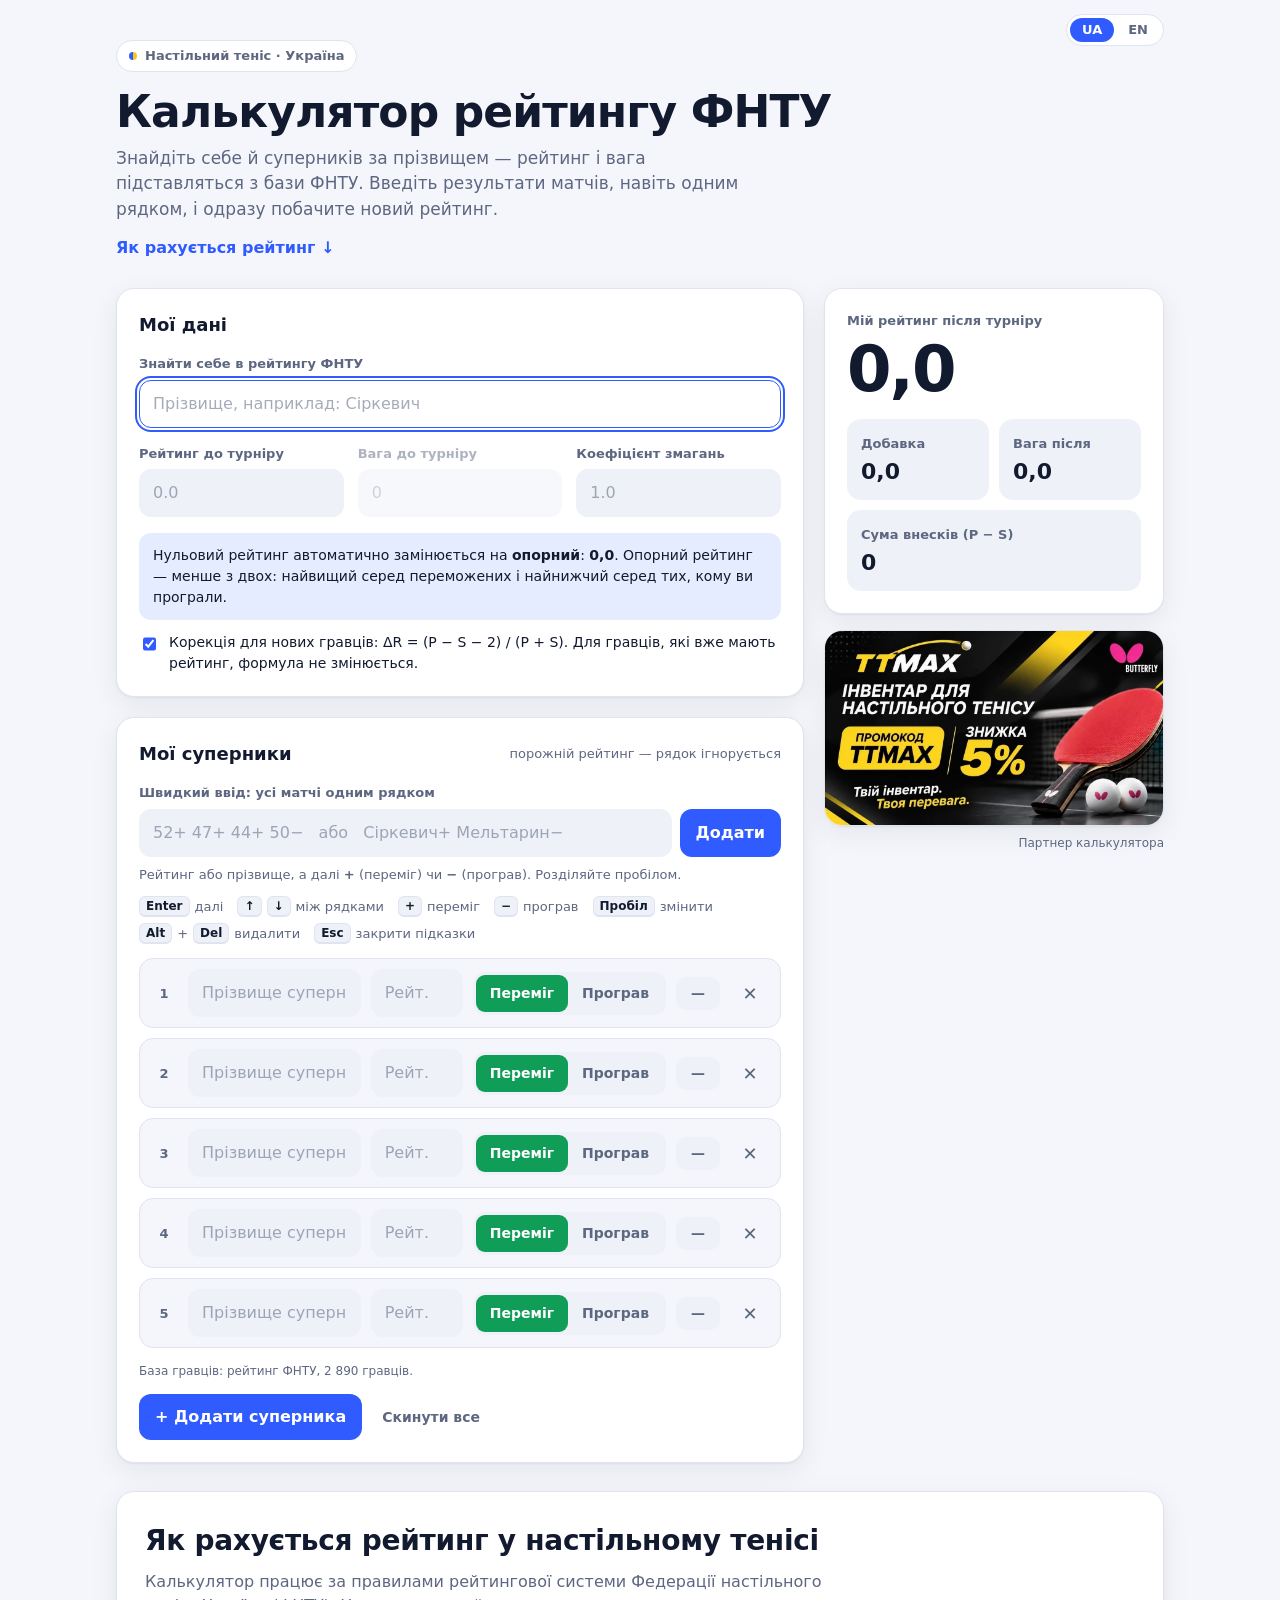
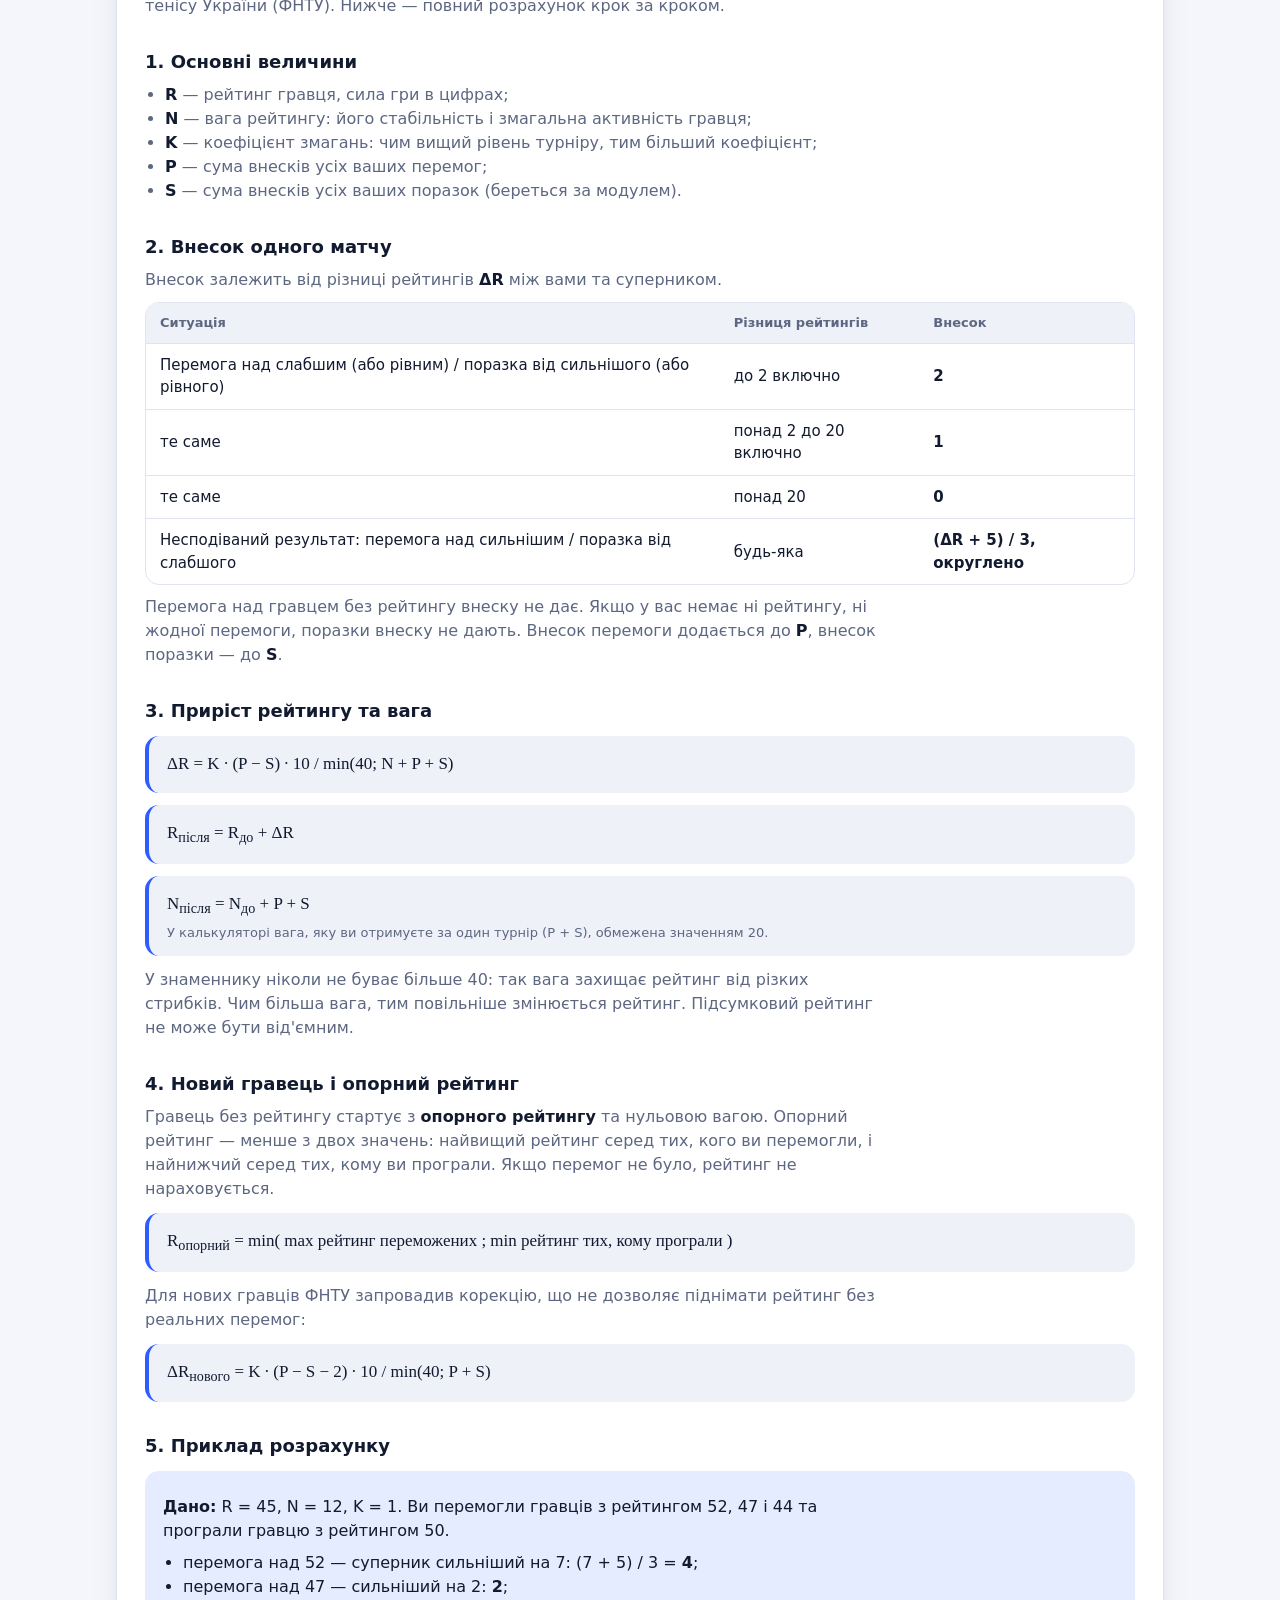
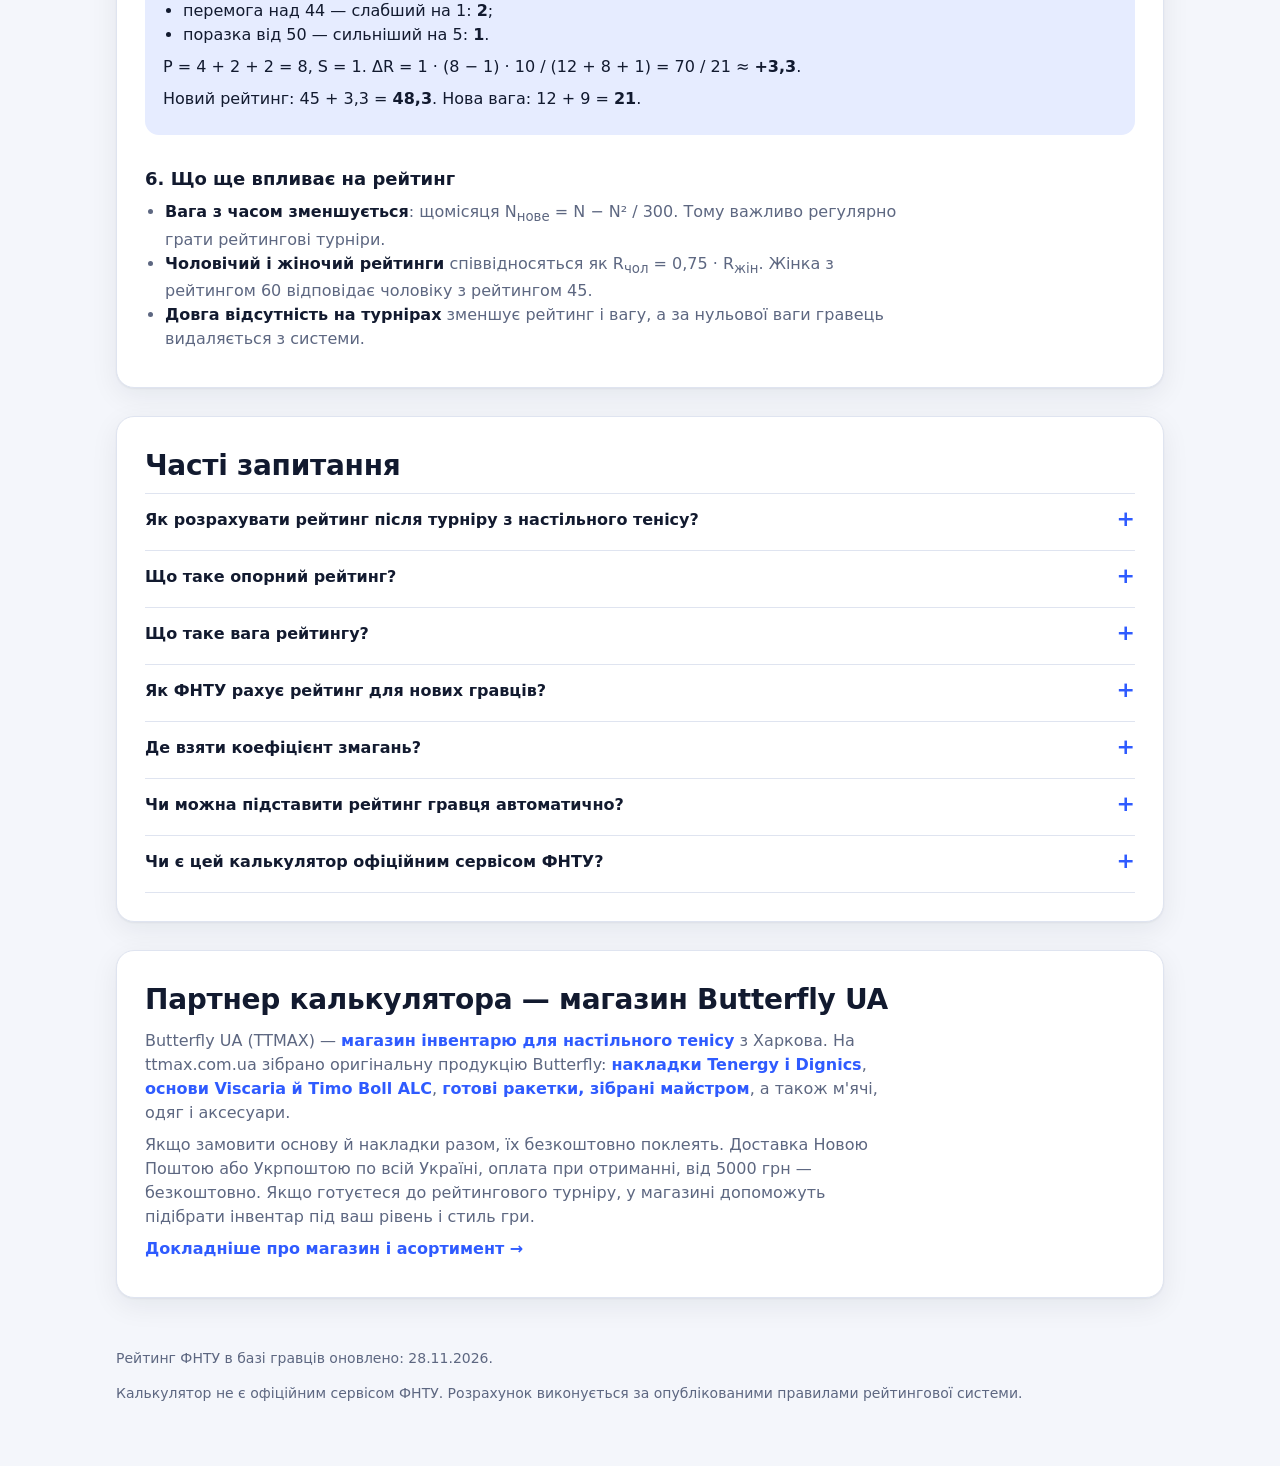
<file: index.html>
<!DOCTYPE html>
<html lang="uk">
<head>
<meta charset="UTF-8">
<meta name="google-site-verification" content="ozqGhlNpc_JGOkOnswgreYj31OVd8CGRQPEUNbMfI3g" />
<meta name="google-site-verification" content="J5Z8JGMyFNsga0oEyllxp-7xb4AVu66MVP6ahvw0Htg" />
<meta name="viewport" content="width=device-width, initial-scale=1, viewport-fit=cover">
<title>Калькулятор рейтингу з настільного тенісу ФНТУ онлайн</title>
<meta name="description" content="Безкоштовний онлайн-калькулятор рейтингу ФНТУ: введіть рейтинг, вагу та результати матчів — отримайте новий рейтинг після турніру. Формули та приклади розрахунку.">
<meta name="keywords" content="калькулятор рейтингу, рейтинг ФНТУ, настільний теніс, рейтинг настільний теніс Україна, розрахунок рейтингу, опорний рейтинг, вага рейтингу">
<meta name="robots" content="index, follow, max-image-preview:large, max-snippet:-1">
<meta name="author" content="Калькулятор рейтингу ФНТУ">
<meta name="theme-color" content="#2f5bff" media="(prefers-color-scheme: light)">
<meta name="theme-color" content="#0c111f" media="(prefers-color-scheme: dark)">
<meta name="color-scheme" content="light dark">
<link rel="canonical" href="https://fntu-rating.com.ua/">
<link rel="alternate" hreflang="uk" href="https://fntu-rating.com.ua/">
<link rel="alternate" hreflang="en" href="https://fntu-rating.com.ua/en/">
<link rel="alternate" hreflang="x-default" href="https://fntu-rating.com.ua/">

<meta property="og:type" content="website">
<meta property="og:site_name" content="Калькулятор рейтингу ФНТУ">
<meta property="og:locale" content="uk_UA">
<meta property="og:locale:alternate" content="en_US">
<meta property="og:title" content="Калькулятор рейтингу з настільного тенісу ФНТУ">
<meta property="og:description" content="Введіть рейтинг, вагу та результати матчів — одразу побачите новий рейтинг після турніру. Формули та приклади.">
<meta property="og:url" content="https://fntu-rating.com.ua/">
<meta property="og:image" content="https://fntu-rating.com.ua/og-image.png">
<meta property="og:image:width" content="1200">
<meta property="og:image:height" content="630">
<meta property="og:image:alt" content="Калькулятор рейтингу ФНТУ з настільного тенісу">
<meta name="twitter:card" content="summary_large_image">
<meta name="twitter:title" content="Калькулятор рейтингу з настільного тенісу ФНТУ">
<meta name="twitter:description" content="Розрахунок рейтингу після турніру за правилами ФНТУ — онлайн, безкоштовно.">
<meta name="twitter:image" content="https://fntu-rating.com.ua/og-image.png">

<link rel="icon" href="favicon.svg" type="image/svg+xml">
<link rel="apple-touch-icon" href="apple-touch-icon.png">
<link rel="manifest" href="manifest.webmanifest">
<link rel="alternate" type="text/plain" href="/llms.txt" title="LLMs.txt">
<link rel="preload" href="style.css" as="style">
<link rel="stylesheet" href="style.css">

<script type="application/ld+json">
{
  "@context": "https://schema.org",
  "@graph": [
    {
      "@type": "WebApplication",
      "@id": "https://fntu-rating.com.ua/#app",
      "name": "Калькулятор рейтингу ФНТУ",
      "alternateName": ["Калькулятор рейтингу з настільного тенісу", "FNTU rating calculator"],
      "url": "https://fntu-rating.com.ua/",
      "description": "Онлайн-калькулятор рейтингу з настільного тенісу за правилами Федерації настільного тенісу України.",
      "applicationCategory": "SportsApplication",
      "applicationSubCategory": "Калькулятор рейтингу",
      "operatingSystem": "Any",
      "browserRequirements": "Requires JavaScript",
      "inLanguage": "uk",
      "isAccessibleForFree": true,
      "image": "https://fntu-rating.com.ua/og-image.png",
      "about": { "@type": "Thing", "name": "Рейтинг ФНТУ з настільного тенісу" },
      "audience": { "@type": "Audience", "audienceType": "Гравці в настільний теніс, тренери, організатори турнірів в Україні" },
      "featureList": [
        "Розрахунок нового рейтингу після турніру за правилами ФНТУ",
        "Розрахунок нової ваги рейтингу та суми внесків (P − S)",
        "Пошук гравця за прізвищем у базі рейтингу ФНТУ з автопідстановкою рейтингу й ваги",
        "Швидке введення результатів матчів одним рядком",
        "Покрокове пояснення формул і приклад розрахунку"
      ],
      "offers": { "@type": "Offer", "price": "0", "priceCurrency": "UAH" }
    },
    {
      "@type": "WebSite",
      "@id": "https://fntu-rating.com.ua/#website",
      "url": "https://fntu-rating.com.ua/",
      "name": "Калькулятор рейтингу ФНТУ",
      "inLanguage": "uk"
    },
    {
      "@type": "WebPage",
      "@id": "https://fntu-rating.com.ua/#webpage",
      "url": "https://fntu-rating.com.ua/",
      "name": "Калькулятор рейтингу з настільного тенісу ФНТУ онлайн",
      "inLanguage": "uk",
      "isPartOf": { "@id": "https://fntu-rating.com.ua/#website" },
      "mainEntity": { "@id": "https://fntu-rating.com.ua/#app" },
      "mentions": { "@id": "https://ttmax.com.ua/#business" }
    },
    {
      "@type": "Store",
      "@id": "https://ttmax.com.ua/#business",
      "name": "Butterfly UA",
      "alternateName": "TTMAX",
      "url": "https://ttmax.com.ua",
      "parentOrganization": { "@id": "https://ttmax.com.ua/#org" }
    },
    {
      "@type": "Organization",
      "@id": "https://ttmax.com.ua/#org",
      "name": "Butterfly UA",
      "alternateName": "TTMAX",
      "url": "https://ttmax.com.ua"
    },
    {
      "@type": "HowTo",
      "@id": "https://fntu-rating.com.ua/#howto",
      "name": "Як розрахувати рейтинг ФНТУ після турніру",
      "inLanguage": "uk",
      "tool": { "@id": "https://fntu-rating.com.ua/#app" },
      "step": [
        { "@type": "HowToStep", "position": 1, "name": "Вкажіть свої дані", "text": "Знайдіть себе в рейтингу за прізвищем або введіть рейтинг, вагу до турніру та коефіцієнт змагань вручну." },
        { "@type": "HowToStep", "position": 2, "name": "Додайте суперників і результати", "text": "Введіть рейтинг або прізвище кожного суперника та позначте перемогу чи поразку; можна ввести всі матчі одним рядком." },
        { "@type": "HowToStep", "position": 3, "name": "Перегляньте результат", "text": "Калькулятор покаже новий рейтинг після турніру, добавку, нову вагу та суму внесків (P − S)." }
      ]
    },
    {
      "@type": "DefinedTermSet",
      "@id": "https://fntu-rating.com.ua/#terms",
      "name": "Терміни рейтингу ФНТУ",
      "inLanguage": "uk",
      "hasDefinedTerm": [
        { "@type": "DefinedTerm", "name": "R (рейтинг)", "description": "Рейтинг гравця — сила гри в цифрах." },
        { "@type": "DefinedTerm", "name": "N (вага рейтингу)", "description": "Стабільність рейтингу та змагальна активність гравця." },
        { "@type": "DefinedTerm", "name": "K (коефіцієнт змагань)", "description": "Чим вищий рівень турніру, тим більший коефіцієнт." },
        { "@type": "DefinedTerm", "name": "P", "description": "Сума внесків усіх перемог гравця на турнірі." },
        { "@type": "DefinedTerm", "name": "S", "description": "Сума внесків усіх поразок гравця на турнірі (береться за модулем)." },
        { "@type": "DefinedTerm", "name": "Опорний рейтинг", "description": "Стартовий рейтинг нового гравця: менше з двох значень — найвищий рейтинг серед переможених і найнижчий серед тих, кому гравець програв." }
      ]
    },
    {
      "@type": "FAQPage",
      "mainEntity": [
        {
          "@type": "Question",
          "name": "Як розрахувати рейтинг після турніру з настільного тенісу?",
          "acceptedAnswer": { "@type": "Answer", "text": "Для кожного матчу визначається внесок за різницею рейтингів. Потім додавання до рейтингу дорівнює K·(P−S)·10 / min(40; N+P+S), де P — сума внесків перемог, S — сума внесків поразок, N — початкова вага, K — коефіцієнт змагань." }
        },
        {
          "@type": "Question",
          "name": "Що таке опорний рейтинг у настільному тенісі?",
          "acceptedAnswer": { "@type": "Answer", "text": "Це стартовий рейтинг нового гравця. Він дорівнює меншому з двох значень: найвищого рейтингу серед гравців, яких переміг новачок, і найнижчого серед тих, кому він програв." }
        },
        {
          "@type": "Question",
          "name": "Що таке вага рейтингу?",
          "acceptedAnswer": { "@type": "Answer", "text": "Вага показує стабільність рейтингу та змагальну активність гравця. Після кожного турніру вага зростає на суму модулів внесків матчів, а з часом щомісяця зменшується. Чим більша вага, тим менше рейтинг змінюється за один турнір." }
        },
        {
          "@type": "Question",
          "name": "Як ФНТУ рахує рейтинг для нових гравців?",
          "acceptedAnswer": { "@type": "Answer", "text": "Новий гравець починає з опорного рейтингу й нульової ваги. З 2025 року у формулі приросту використовується додатковий доданок: ΔR = (P−S−2)·10 / (P+S), щоб рейтинг не зростав без реальних перемог." }
        },
        {
          "@type": "Question",
          "name": "Чи можна підставити рейтинг гравця автоматично?",
          "acceptedAnswer": { "@type": "Answer", "text": "Так. Почніть вводити прізвище у полі пошуку або в рядку суперника — калькулятор запропонує гравців з рейтингу ФНТУ й підставить їхній рейтинг і вагу. База оновлюється щодня." }
        },
        {
          "@type": "Question",
          "name": "Чи є цей калькулятор офіційним сервісом ФНТУ?",
          "acceptedAnswer": { "@type": "Answer", "text": "Ні. Це незалежний калькулятор, який виконує розрахунок за опублікованими правилами рейтингової системи ФНТУ. Офіційні дані дивіться на сайті федерації." }
        }
      ]
    }
  ]
}
</script>
</head>
<body>
<div class="wrap">
  <header class="hero">
    <nav class="lang" aria-label="Мова"><span aria-current="page">UA</span><a href="/en/" hreflang="en" lang="en">EN</a></nav>
    <span class="badge"><i></i> Настільний теніс · Україна</span>
    <h1>Калькулятор рейтингу ФНТУ</h1>
    <p class="lead">Знайдіть себе й суперників за прізвищем — рейтинг і вага підставляться з бази ФНТУ. Введіть результати матчів, навіть одним рядком, і одразу побачите новий рейтинг.</p>
    <a class="hero-link" href="#formula">Як рахується рейтинг ↓</a>
  </header>

  <main>
    <div class="layout">
      <div>
        <section class="card" aria-labelledby="h-me">
          <h2 id="h-me">Мої дані</h2>
          <div class="search-me">
            <label class="field"><span>Знайти себе в рейтингу ФНТУ</span>
              <input id="myName" type="text" data-player="me" role="combobox" aria-autocomplete="list" aria-expanded="false" aria-controls="ddList"
                     placeholder="Прізвище, наприклад: Сіркевич" autocomplete="off" autocapitalize="words" spellcheck="false" enterkeyhint="next">
            </label>
            <p class="meta" id="myMeta" hidden></p>
          </div>
          <div class="fields">
            <label class="field"><span>Рейтинг до турніру</span>
              <input id="initialRating" data-num type="text" inputmode="decimal" enterkeyhint="next" placeholder="0.0" autocomplete="off">
            </label>
            <label class="field" id="weightField"><span>Вага до турніру</span>
              <input id="initialWeight" data-num type="text" inputmode="decimal" enterkeyhint="next" placeholder="0" autocomplete="off">
            </label>
            <label class="field"><span>Коефіцієнт змагань</span>
              <input id="contestFactor" data-num type="text" inputmode="decimal" enterkeyhint="done" placeholder="1.0" autocomplete="off">
            </label>
          </div>
          <div class="note" id="newPlayerNote" hidden>
            Нульовий рейтинг автоматично замінюється на <b>опорний</b>: <b id="baseRating">0.0</b>.
            Опорний рейтинг — менше з двох: найвищий серед переможених і найнижчий серед тих, кому ви програли.
          </div>
          <label class="check" id="correctionRow" hidden>
            <input type="checkbox" id="correction" checked>
            <span>Корекція для нових гравців: ΔR = (P − S − 2) / (P + S).
              Для гравців, які вже мають рейтинг, формула не змінюється.</span>
          </label>
        </section>

        <section class="card" aria-labelledby="h-opp">
          <h2 id="h-opp">Мої суперники <span class="hint">порожній рейтинг — рядок ігнорується</span></h2>
          <div class="bulk">
            <label class="field"><span>Швидкий ввід: усі матчі одним рядком</span>
              <div class="bulk-row">
                <input id="bulk" type="text" placeholder="52+ 47+ 44+ 50−   або   Сіркевич+ Мельтарин−" autocomplete="off" autocapitalize="off" spellcheck="false" enterkeyhint="done" aria-describedby="bulkHelp">
                <button class="btn primary" id="bulkApply" type="button">Додати</button>
              </div>
            </label>
            <div class="chips" id="bulkPreview" aria-live="polite"></div>
            <p class="hint" id="bulkHelp">Рейтинг або прізвище, а далі <b>+</b> (переміг) чи <b>−</b> (програв). Розділяйте пробілом.</p>
          </div>
          <p class="keys" aria-hidden="true">
            <span><kbd>Enter</kbd> далі</span>
            <span><kbd>↑</kbd><kbd>↓</kbd> між рядками</span>
            <span><kbd>+</kbd> переміг</span>
            <span><kbd>−</kbd> програв</span>
            <span><kbd>Пробіл</kbd> змінити</span>
            <span><kbd>Alt</kbd>+<kbd>Del</kbd> видалити</span>
            <span><kbd>Esc</kbd> закрити підказки</span>
          </p>
          <div class="matches" id="matches"></div>
          <p class="src" id="dataSrc"></p>
          <div class="actions">
            <button class="btn primary" id="addMatch" type="button">+ Додати суперника</button>
            <button class="btn ghost" id="reset" type="button">Скинути все</button>
          </div>
        </section>
      </div>

      <div class="side">
        <aside class="card result" id="result" aria-live="polite" aria-label="Результат">
          <div class="label">Мій рейтинг після турніру</div>
          <div class="big" id="closingRating">0.0</div>
          <div class="stats">
            <div class="stat"><span class="label">Добавка</span><b id="closingDelta" data-sign="zero">0.0</b></div>
            <div class="stat"><span class="label">Вага після</span><b id="closingWeight">0.0</b></div>
            <div class="stat" style="grid-column: 1 / -1"><span class="label">Сума внесків (P − S)</span><b id="contribution">0</b></div>
          </div>
          <div class="warn" id="noRating" hidden>Рейтинг не нараховується: потрібна хоча б одна перемога над гравцем із рейтингом і підсумковий рейтинг вище 0.</div>
        </aside>

        <a class="ttmax-banner ttmax-banner--desktop"
           href="https://ttmax.com.ua/ua?utm_source=fntu-rating&amp;utm_medium=banner&amp;utm_campaign=fntu_partner&amp;utm_content=desktop_sidebar"
           rel="sponsored noopener" target="_blank">
          <img src="ttmax-banner.webp" width="1098" height="630"
               alt="Butterfly UA — магазин інвентарю Butterfly для настільного тенісу, ttmax.com.ua"
               decoding="async">
        </a>
        <a class="ttmax-banner ttmax-banner--mobile"
           href="https://ttmax.com.ua/ua?utm_source=fntu-rating&amp;utm_medium=banner&amp;utm_campaign=fntu_partner&amp;utm_content=mobile_after_result"
           rel="sponsored noopener" target="_blank">
          <img src="ttmax-banner.webp" width="1098" height="630"
               alt="Butterfly UA — магазин інвентарю Butterfly для настільного тенісу, ttmax.com.ua"
               loading="lazy" decoding="async">
        </a>
        <p class="ttmax-banner-note">Партнер калькулятора</p>
      </div>
    </div>

    <noscript><p class="note">Для роботи калькулятора потрібен JavaScript. Формули розрахунку наведено нижче на сторінці.</p></noscript>

    <section class="doc" id="formula" aria-labelledby="h-formula">
      <div class="card">
        <h2 id="h-formula">Як рахується рейтинг у настільному тенісі</h2>
        <p>Калькулятор працює за правилами рейтингової системи Федерації настільного тенісу України (ФНТУ). Нижче — повний розрахунок крок за кроком.</p>

        <h3>1. Основні величини</h3>
        <ul>
          <li><b>R</b> — рейтинг гравця, сила гри в цифрах;</li>
          <li><b>N</b> — вага рейтингу: його стабільність і змагальна активність гравця;</li>
          <li><b>K</b> — коефіцієнт змагань: чим вищий рівень турніру, тим більший коефіцієнт;</li>
          <li><b>P</b> — сума внесків усіх ваших перемог;</li>
          <li><b>S</b> — сума внесків усіх ваших поразок (береться за модулем).</li>
        </ul>

        <h3>2. Внесок одного матчу</h3>
        <p>Внесок залежить від різниці рейтингів <b>ΔR</b> між вами та суперником.</p>
        <div class="tbl-wrap">
          <table>
            <thead><tr><th>Ситуація</th><th>Різниця рейтингів</th><th>Внесок</th></tr></thead>
            <tbody>
              <tr><td>Перемога над слабшим (або рівним) / поразка від сильнішого (або рівного)</td><td>до 2 включно</td><td>2</td></tr>
              <tr><td>те саме</td><td>понад 2 до 20 включно</td><td>1</td></tr>
              <tr><td>те саме</td><td>понад 20</td><td>0</td></tr>
              <tr><td>Несподіваний результат: перемога над сильнішим / поразка від слабшого</td><td>будь-яка</td><td>(ΔR + 5) / 3, округлено</td></tr>
            </tbody>
          </table>
        </div>
        <p>Перемога над гравцем без рейтингу внеску не дає. Якщо у вас немає ні рейтингу, ні жодної перемоги, поразки внеску не дають. Внесок перемоги додається до <b>P</b>, внесок поразки — до <b>S</b>.</p>

        <h3>3. Приріст рейтингу та вага</h3>
        <div class="formula">ΔR = K · (P − S) · 10 / min(40; N + P + S)</div>
        <div class="formula">R<sub>після</sub> = R<sub>до</sub> + ΔR</div>
        <div class="formula">N<sub>після</sub> = N<sub>до</sub> + P + S<small>У калькуляторі вага, яку ви отримуєте за один турнір (P + S), обмежена значенням 20.</small></div>
        <p>У знаменнику ніколи не буває більше 40: так вага захищає рейтинг від різких стрибків. Чим більша вага, тим повільніше змінюється рейтинг. Підсумковий рейтинг не може бути від'ємним.</p>

        <h3>4. Новий гравець і опорний рейтинг</h3>
        <p>Гравець без рейтингу стартує з <b>опорного рейтингу</b> та нульовою вагою. Опорний рейтинг — менше з двох значень: найвищий рейтинг серед тих, кого ви перемогли, і найнижчий серед тих, кому ви програли. Якщо перемог не було, рейтинг не нараховується.</p>
        <div class="formula">R<sub>опорний</sub> = min( max рейтинг переможених ; min рейтинг тих, кому програли )</div>
        <p>Для нових гравців ФНТУ запровадив корекцію, що не дозволяє піднімати рейтинг без реальних перемог:</p>
        <div class="formula">ΔR<sub>нового</sub> = K · (P − S − 2) · 10 / min(40; P + S)</div>

        <h3>5. Приклад розрахунку</h3>
        <div class="example">
          <p><b>Дано:</b> R = 45, N = 12, K = 1. Ви перемогли гравців з рейтингом 52, 47 і 44 та програли гравцю з рейтингом 50.</p>
          <ul>
            <li>перемога над 52 — суперник сильніший на 7: (7 + 5) / 3 = <b>4</b>;</li>
            <li>перемога над 47 — сильніший на 2: <b>2</b>;</li>
            <li>перемога над 44 — слабший на 1: <b>2</b>;</li>
            <li>поразка від 50 — сильніший на 5: <b>1</b>.</li>
          </ul>
          <p>P = 4 + 2 + 2 = 8, S = 1. ΔR = 1 · (8 − 1) · 10 / (12 + 8 + 1) = 70 / 21 ≈ <b>+3,3</b>.</p>
          <p>Новий рейтинг: 45 + 3,3 = <b>48,3</b>. Нова вага: 12 + 9 = <b>21</b>.</p>
        </div>

        <h3>6. Що ще впливає на рейтинг</h3>
        <ul>
          <li><b>Вага з часом зменшується</b>: щомісяця N<sub>нове</sub> = N − N² / 300. Тому важливо регулярно грати рейтингові турніри.</li>
          <li><b>Чоловічий і жіночий рейтинги</b> співвідносяться як R<sub>чол</sub> = 0,75 · R<sub>жін</sub>. Жінка з рейтингом 60 відповідає чоловіку з рейтингом 45.</li>
          <li><b>Довга відсутність на турнірах</b> зменшує рейтинг і вагу, а за нульової ваги гравець видаляється з системи.</li>
        </ul>
      </div>
    </section>

    <section class="doc faq" aria-labelledby="h-faq">
      <div class="card">
        <h2 id="h-faq">Часті запитання</h2>
        <details>
          <summary>Як розрахувати рейтинг після турніру з настільного тенісу?</summary>
          <p>Визначте внесок кожного матчу за різницею рейтингів, підсумуйте перемоги (P) та поразки (S) і підставте у формулу ΔR = K·(P−S)·10 / min(40; N+P+S). Калькулятор вище робить це автоматично.</p>
        </details>
        <details>
          <summary>Що таке опорний рейтинг?</summary>
          <p>Це стартовий рейтинг нового гравця: менше з двох значень — найвищий рейтинг серед переможених і найнижчий серед тих, кому він програв.</p>
        </details>
        <details>
          <summary>Що таке вага рейтингу?</summary>
          <p>Вага показує стабільність рейтингу та активність гравця. Після турніру вона зростає на P + S, а щомісяця зменшується. Чим більша вага, тим менше рейтинг змінюється за один турнір.</p>
        </details>
        <details>
          <summary>Як ФНТУ рахує рейтинг для нових гравців?</summary>
          <p>Новачок починає з опорного рейтингу та нульової ваги, а у формулі приросту є додатковий доданок: ΔR = (P−S−2)·10 / (P+S). Це не дає рейтингу зростати без реальних перемог.</p>
        </details>
        <details>
          <summary>Де взяти коефіцієнт змагань?</summary>
          <p>Коефіцієнт відповідає рівню турніру. Його визначає ФНТУ й зазвичай вказує в регламенті змагань. Для звичайного турніру використовуйте значення 1,0.</p>
        </details>
        <details>
          <summary>Чи можна підставити рейтинг гравця автоматично?</summary>
          <p>Так. Почніть вводити прізвище у полі «Знайти себе» або в рядку суперника — калькулятор запропонує гравців з рейтингу ФНТУ й підставить їхній рейтинг і вагу. База оновлюється щодня.</p>
        </details>
        <details>
          <summary>Чи є цей калькулятор офіційним сервісом ФНТУ?</summary>
          <p>Ні. Це незалежний калькулятор, який виконує розрахунок за опублікованими правилами. Офіційний рейтинг дивіться на сайті федерації.</p>
        </details>
      </div>
    </section>

    <section class="doc partner" aria-labelledby="h-partner">
      <div class="card">
        <h2 id="h-partner">Партнер калькулятора — магазин Butterfly UA</h2>
        <p>Butterfly UA (TTMAX) — <a href="https://ttmax.com.ua/ua">магазин інвентарю для настільного тенісу</a> з Харкова. На ttmax.com.ua зібрано оригінальну продукцію Butterfly: <a href="https://ttmax.com.ua/ua/nakladki">накладки Tenergy і Dignics</a>, <a href="https://ttmax.com.ua/ua/osnovaniya">основи Viscaria й Timo Boll ALC</a>, <a href="https://ttmax.com.ua/ua/rakety">готові ракетки, зібрані майстром</a>, а також м'ячі, одяг і аксесуари.</p>
        <p>Якщо замовити основу й накладки разом, їх безкоштовно поклеять. Доставка Новою Поштою або Укрпоштою по всій Україні, оплата при отриманні, від 5000 грн — безкоштовно. Якщо готуєтеся до рейтингового турніру, у магазині допоможуть підібрати інвентар під ваш рівень і стиль гри.</p>
        <p><a href="/inventar-butterfly/">Докладніше про магазин і асортимент →</a></p>
      </div>
    </section>
  </main>

  <footer>
    <p>Рейтинг ФНТУ в базі гравців оновлено: <time id="footerDate">—</time>.</p>
    <p>Калькулятор не є офіційним сервісом ФНТУ. Розрахунок виконується за опублікованими правилами рейтингової системи.</p>
  </footer>
</div>

<div class="bar is-hidden" id="bar" role="status">
  <div class="b-main"><small>Рейтинг після турніру</small><b id="barRating">0,0</b></div>
  <span class="b-delta" id="barDelta" data-sign="zero">0,0</span>
  <button class="btn primary" type="button" id="barMore">Деталі</button>
</div>

<div class="dd" id="dd" hidden><div class="dd-list" id="ddList" role="listbox"></div></div>

<template id="matchTpl">
  <div class="match">
    <span class="num">1</span>
    <input class="name" type="text" name="opponentName" data-player="row" role="combobox" aria-autocomplete="list" aria-expanded="false" aria-controls="ddList" placeholder="Прізвище суперника" autocomplete="off" autocapitalize="words" spellcheck="false" enterkeyhint="next" aria-label="Прізвище суперника">
    <input class="rate" type="text" name="opponentRating" inputmode="decimal" enterkeyhint="next" placeholder="Рейт." autocomplete="off" aria-label="Рейтинг суперника" title="Рейтинг суперника">
    <div class="seg" role="radiogroup" aria-label="Результат матчу">
      <label><input type="radio" value="win" checked><span>Переміг</span></label>
      <label><input type="radio" value="lose"><span>Програв</span></label>
    </div>
    <span class="contrib" data-sign="zero" title="Внесок матчу">0</span>
    <button class="icon delete" type="button" tabindex="-1" aria-label="Видалити суперника">✕</button>
  </div>
</template>

<script src="players.js" defer></script>
<script src="calculator.js" defer></script>
<script src="app.js" defer></script>
</body>
</html>
</file>
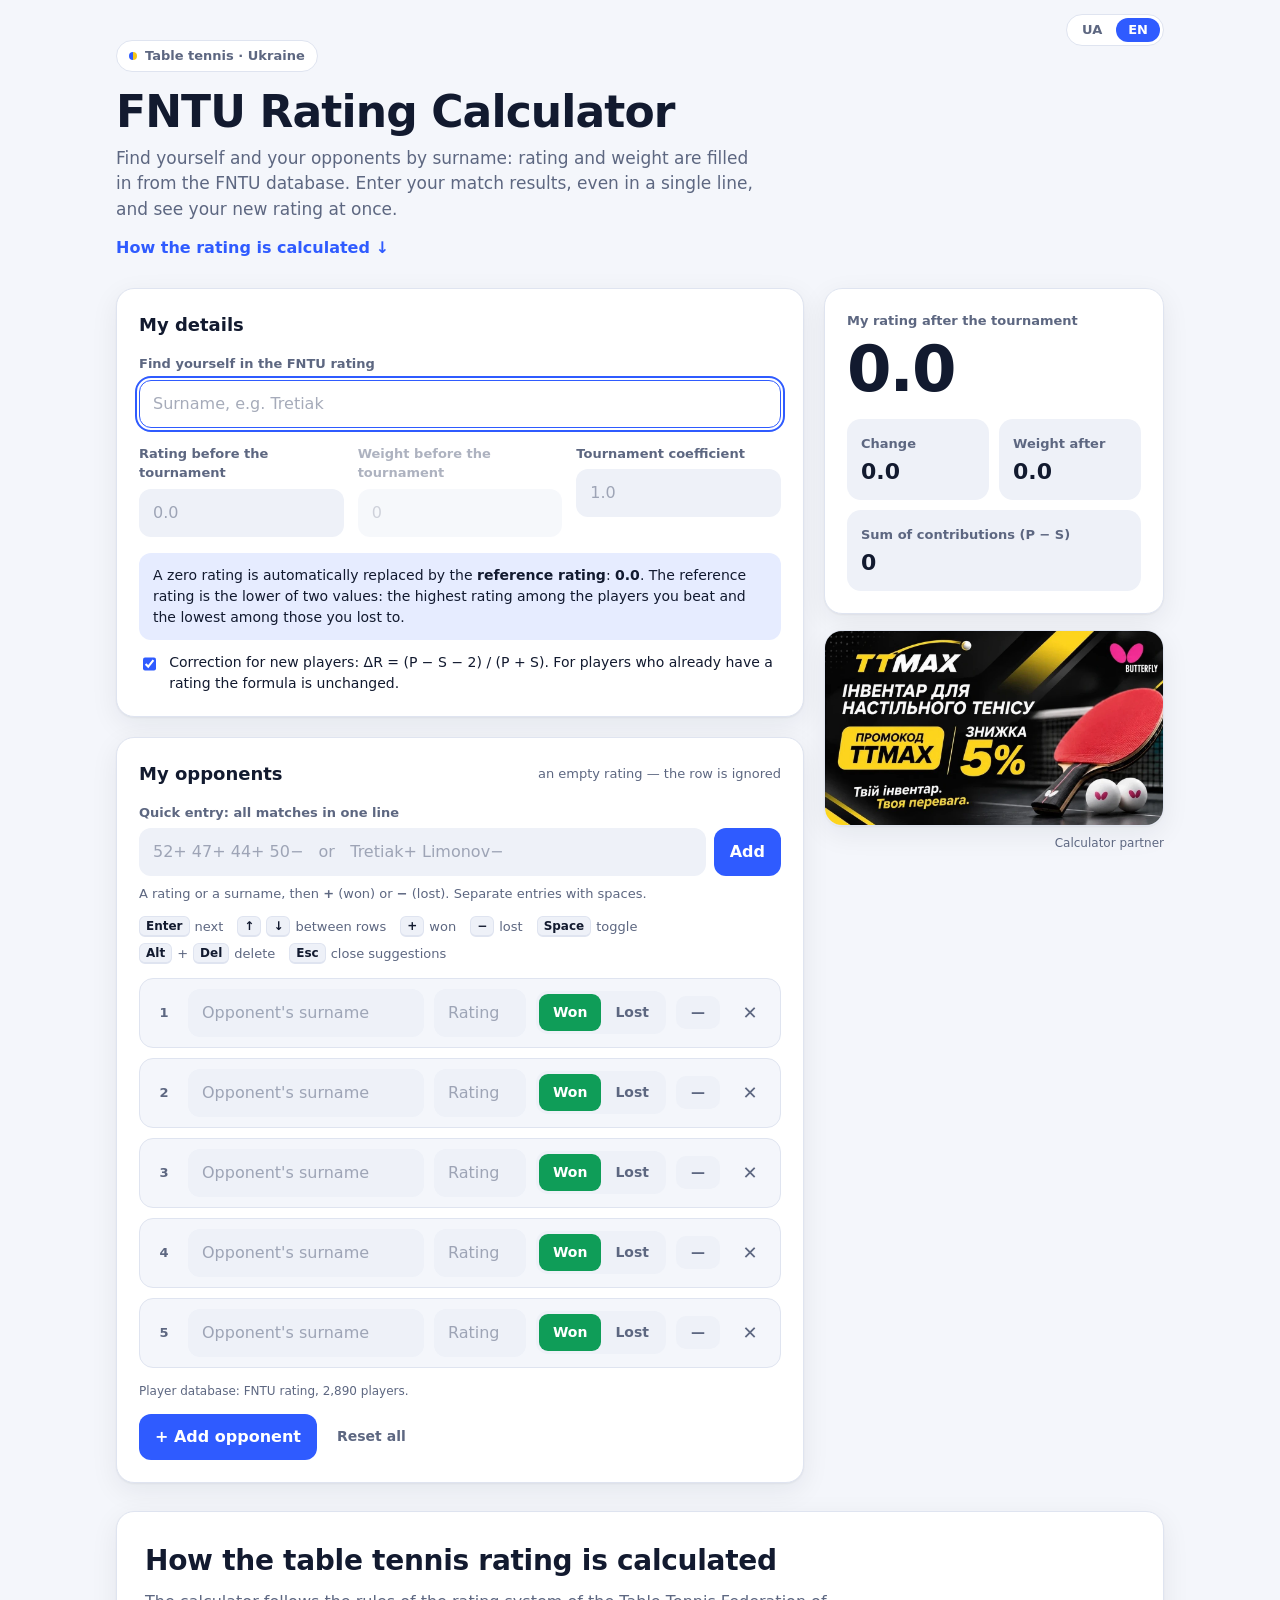
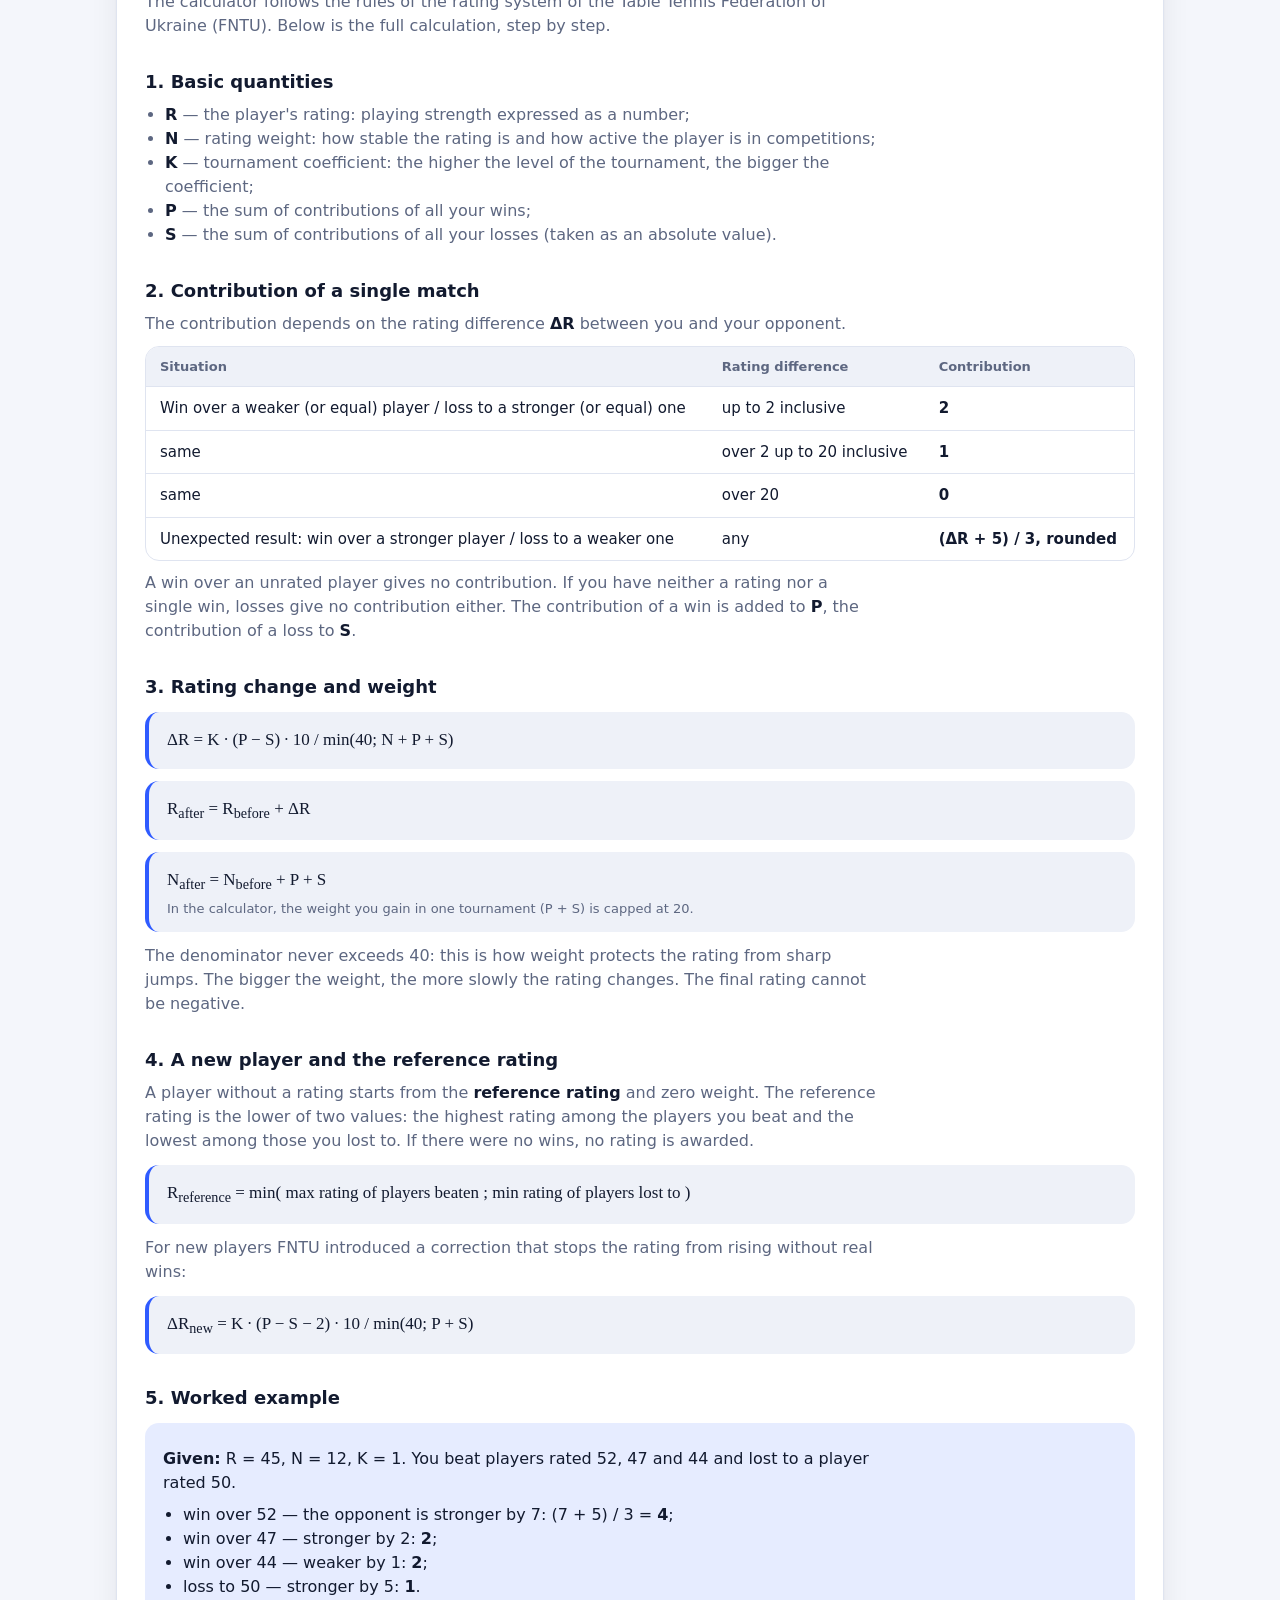
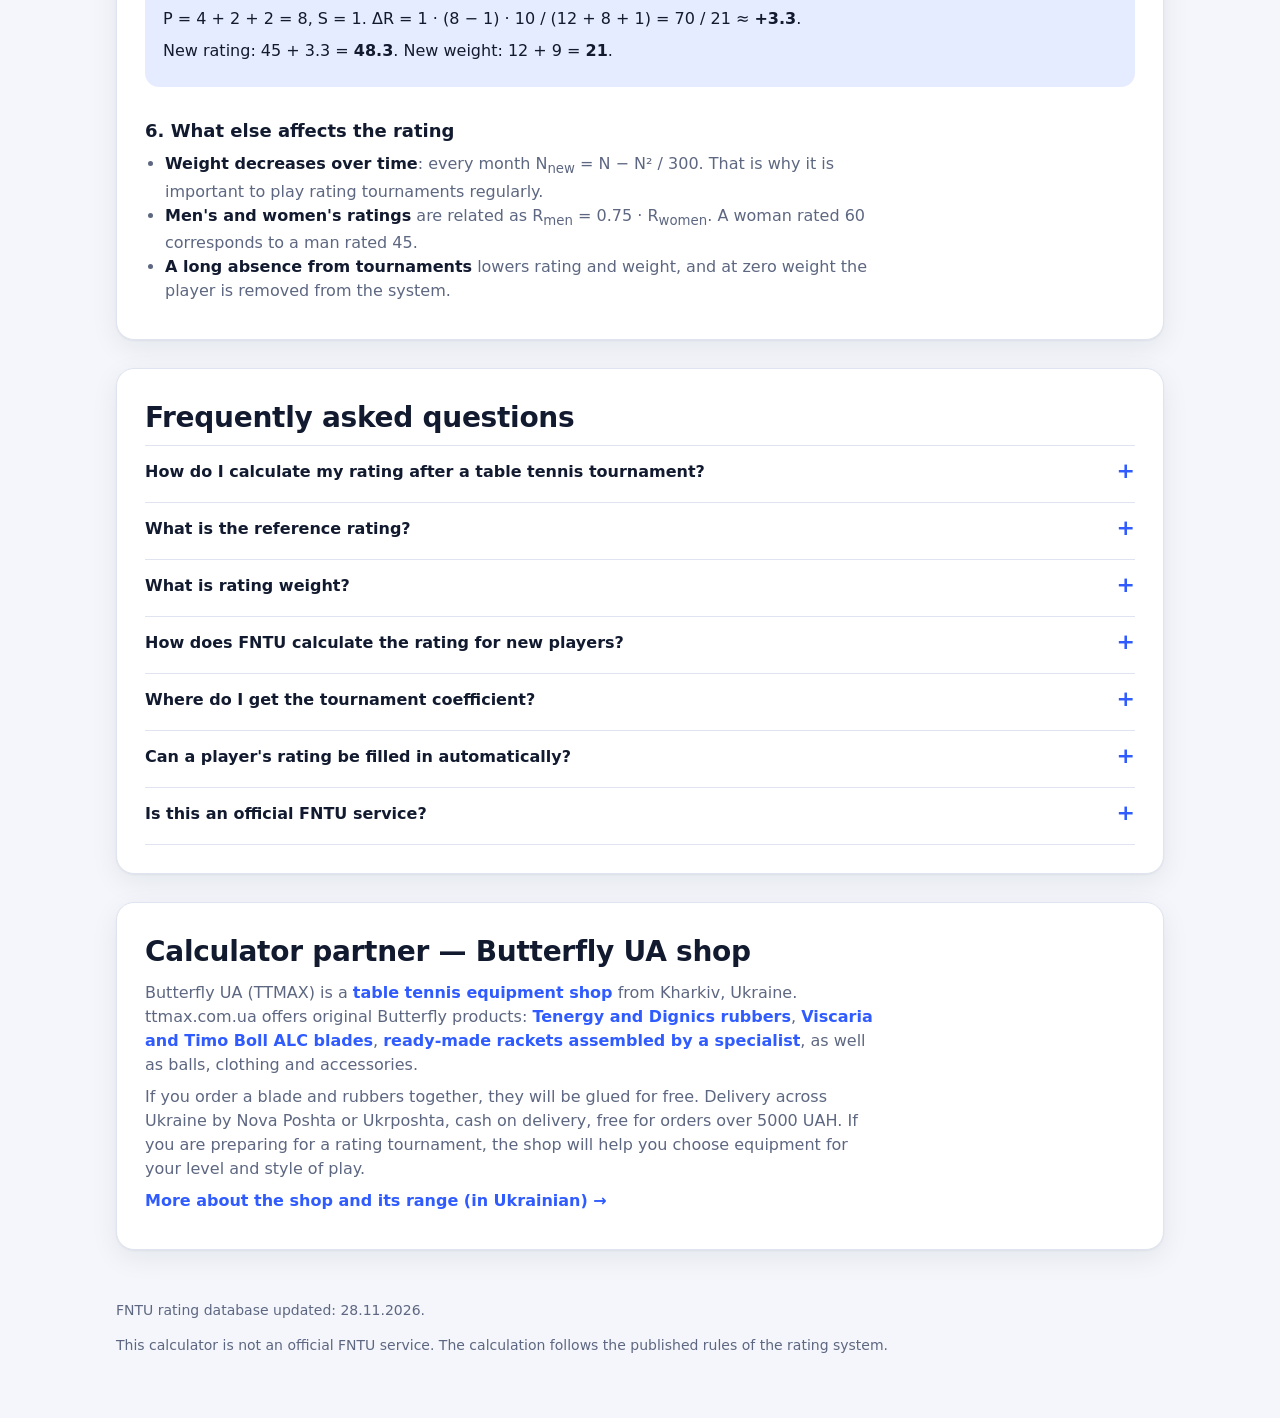
<file: en/index.html>
<!DOCTYPE html>
<html lang="en">
<head>
<meta charset="UTF-8">
<meta name="google-site-verification" content="ozqGhlNpc_JGOkOnswgreYj31OVd8CGRQPEUNbMfI3g" />
<meta name="google-site-verification" content="J5Z8JGMyFNsga0oEyllxp-7xb4AVu66MVP6ahvw0Htg" />
<meta name="viewport" content="width=device-width, initial-scale=1, viewport-fit=cover">
<title>FNTU Table Tennis Rating Calculator (Ukraine) — online</title>
<meta name="description" content="Free online calculator of the Ukrainian (FNTU) table tennis rating: enter your rating, weight and match results to get your new rating after a tournament. Formulas and a worked example included.">
<meta name="robots" content="index, follow, max-image-preview:large, max-snippet:-1">
<meta name="theme-color" content="#2f5bff" media="(prefers-color-scheme: light)">
<meta name="theme-color" content="#0c111f" media="(prefers-color-scheme: dark)">
<meta name="color-scheme" content="light dark">
<link rel="canonical" href="https://fntu-rating.com.ua/en/">
<link rel="alternate" hreflang="uk" href="https://fntu-rating.com.ua/">
<link rel="alternate" hreflang="en" href="https://fntu-rating.com.ua/en/">
<link rel="alternate" hreflang="x-default" href="https://fntu-rating.com.ua/">

<meta property="og:type" content="website">
<meta property="og:site_name" content="FNTU Rating Calculator">
<meta property="og:locale" content="en_US">
<meta property="og:locale:alternate" content="uk_UA">
<meta property="og:title" content="FNTU Table Tennis Rating Calculator (Ukraine)">
<meta property="og:description" content="Enter your rating, weight and match results and see your new rating after the tournament. Formulas and a worked example included.">
<meta property="og:url" content="https://fntu-rating.com.ua/en/">
<meta property="og:image" content="https://fntu-rating.com.ua/og-image.png">
<meta property="og:image:width" content="1200">
<meta property="og:image:height" content="630">
<meta property="og:image:alt" content="FNTU table tennis rating calculator">
<meta name="twitter:card" content="summary_large_image">
<meta name="twitter:title" content="FNTU Table Tennis Rating Calculator (Ukraine)">
<meta name="twitter:description" content="Calculate your rating after a tournament under the rules of the Table Tennis Federation of Ukraine — online and free.">
<meta name="twitter:image" content="https://fntu-rating.com.ua/og-image.png">

<link rel="icon" href="/favicon.svg" type="image/svg+xml">
<link rel="apple-touch-icon" href="/apple-touch-icon.png">
<link rel="manifest" href="/manifest.webmanifest">
<link rel="alternate" type="text/plain" href="/llms.txt" title="LLMs.txt">
<link rel="preload" href="/style.css" as="style">
<link rel="stylesheet" href="/style.css">

<script type="application/ld+json">
{
  "@context": "https://schema.org",
  "@graph": [
    {
      "@type": "WebApplication",
      "@id": "https://fntu-rating.com.ua/en/#app",
      "name": "FNTU Rating Calculator",
      "alternateName": ["Ukrainian table tennis rating calculator", "Калькулятор рейтингу ФНТУ"],
      "url": "https://fntu-rating.com.ua/en/",
      "description": "Online calculator of the table tennis rating under the rules of the Table Tennis Federation of Ukraine (FNTU).",
      "applicationCategory": "SportsApplication",
      "applicationSubCategory": "Rating calculator",
      "operatingSystem": "Any",
      "browserRequirements": "Requires JavaScript",
      "inLanguage": "en",
      "isAccessibleForFree": true,
      "image": "https://fntu-rating.com.ua/og-image.png",
      "about": { "@type": "Thing", "name": "FNTU table tennis rating" },
      "audience": { "@type": "Audience", "audienceType": "Table tennis players, coaches and tournament organisers in Ukraine" },
      "featureList": [
        "Calculates your new rating after a tournament under FNTU rules",
        "Calculates the new rating weight and the sum of contributions (P − S)",
        "Looks players up by surname in the FNTU rating database and fills in rating and weight",
        "Quick entry of all match results in one line",
        "Step-by-step formula explanation with a worked example"
      ],
      "offers": { "@type": "Offer", "price": "0", "priceCurrency": "UAH" }
    },
    {
      "@type": "WebSite",
      "@id": "https://fntu-rating.com.ua/#website",
      "url": "https://fntu-rating.com.ua/",
      "name": "FNTU Rating Calculator",
      "inLanguage": ["uk", "en"]
    },
    {
      "@type": "WebPage",
      "@id": "https://fntu-rating.com.ua/en/#webpage",
      "url": "https://fntu-rating.com.ua/en/",
      "name": "FNTU Table Tennis Rating Calculator (Ukraine) — online",
      "inLanguage": "en",
      "isPartOf": { "@id": "https://fntu-rating.com.ua/#website" },
      "mainEntity": { "@id": "https://fntu-rating.com.ua/en/#app" },
      "mentions": { "@id": "https://ttmax.com.ua/#business" }
    },
    {
      "@type": "Store",
      "@id": "https://ttmax.com.ua/#business",
      "name": "Butterfly UA",
      "alternateName": "TTMAX",
      "url": "https://ttmax.com.ua",
      "parentOrganization": { "@id": "https://ttmax.com.ua/#org" }
    },
    {
      "@type": "Organization",
      "@id": "https://ttmax.com.ua/#org",
      "name": "Butterfly UA",
      "alternateName": "TTMAX",
      "url": "https://ttmax.com.ua"
    },
    {
      "@type": "HowTo",
      "@id": "https://fntu-rating.com.ua/en/#howto",
      "name": "How to calculate your FNTU rating after a tournament",
      "inLanguage": "en",
      "tool": { "@id": "https://fntu-rating.com.ua/en/#app" },
      "step": [
        { "@type": "HowToStep", "position": 1, "name": "Enter your details", "text": "Find yourself in the rating by surname, or enter your rating, weight before the tournament and the tournament coefficient manually." },
        { "@type": "HowToStep", "position": 2, "name": "Add opponents and results", "text": "Enter each opponent's rating or surname and mark a win or a loss; you can also enter all matches in one line." },
        { "@type": "HowToStep", "position": 3, "name": "Check the result", "text": "The calculator shows your new rating after the tournament, the change, the new weight and the sum of contributions (P − S)." }
      ]
    },
    {
      "@type": "DefinedTermSet",
      "@id": "https://fntu-rating.com.ua/en/#terms",
      "name": "FNTU rating terms",
      "inLanguage": "en",
      "hasDefinedTerm": [
        { "@type": "DefinedTerm", "name": "R (rating)", "description": "A player's rating: playing strength expressed as a number." },
        { "@type": "DefinedTerm", "name": "N (rating weight)", "description": "How stable the rating is, and how active the player is in competitions." },
        { "@type": "DefinedTerm", "name": "K (tournament coefficient)", "description": "The higher the level of the tournament, the bigger the coefficient." },
        { "@type": "DefinedTerm", "name": "P", "description": "The sum of contributions of all of a player's wins in a tournament." },
        { "@type": "DefinedTerm", "name": "S", "description": "The sum of contributions of all of a player's losses in a tournament (taken as an absolute value)." },
        { "@type": "DefinedTerm", "name": "Reference rating", "description": "The starting rating of a new player: the lower of the highest rating among players they beat and the lowest rating among players they lost to." }
      ]
    },
    {
      "@type": "FAQPage",
      "mainEntity": [
        { "@type": "Question", "name": "How do I calculate my rating after a table tennis tournament?", "acceptedAnswer": { "@type": "Answer", "text": "Work out the contribution of each match from the rating difference, add up the wins (P) and losses (S), and plug them into ΔR = K·(P−S)·10 / min(40; N+P+S). The calculator above does this automatically." } },
        { "@type": "Question", "name": "What is the reference rating?", "acceptedAnswer": { "@type": "Answer", "text": "It is the starting rating of a new player: the lower of two values, the highest rating among the players they beat and the lowest rating among the players they lost to." } },
        { "@type": "Question", "name": "What is rating weight?", "acceptedAnswer": { "@type": "Answer", "text": "Weight shows how stable a rating is and how active the player is. After a tournament it grows by P + S and every month it decreases. The bigger the weight, the less the rating changes in a single tournament." } },
        { "@type": "Question", "name": "How does FNTU calculate the rating for new players?", "acceptedAnswer": { "@type": "Answer", "text": "A newcomer starts from the reference rating and zero weight, and the rating-change formula has an extra term: ΔR = (P−S−2)·10 / (P+S). This stops the rating from rising without real wins." } },
        { "@type": "Question", "name": "Where do I get the tournament coefficient?", "acceptedAnswer": { "@type": "Answer", "text": "The coefficient depends on the level of the tournament. It is set by FNTU and is usually given in the competition regulations. For an ordinary tournament use 1.0." } },
        { "@type": "Question", "name": "Can a player's rating be filled in automatically?", "acceptedAnswer": { "@type": "Answer", "text": "Yes. Start typing a surname in the “Find yourself” field or in an opponent's row and the calculator will suggest players from the FNTU rating and fill in their rating and weight. You can type in Latin letters (for example “Tretiak”). The database is updated daily." } },
        { "@type": "Question", "name": "Is this an official FNTU service?", "acceptedAnswer": { "@type": "Answer", "text": "No. This is an independent calculator that follows the published rules. See the federation's website for the official rating." } }
      ]
    }
  ]
}
</script>
</head>
<body>
<div class="wrap">
  <header class="hero">
    <nav class="lang" aria-label="Language"><a href="/" hreflang="uk" lang="uk">UA</a><span aria-current="page">EN</span></nav>
    <span class="badge"><i></i> Table tennis · Ukraine</span>
    <h1>FNTU Rating Calculator</h1>
    <p class="lead">Find yourself and your opponents by surname: rating and weight are filled in from the FNTU database. Enter your match results, even in a single line, and see your new rating at once.</p>
    <a class="hero-link" href="#formula">How the rating is calculated ↓</a>
  </header>

  <main>
    <div class="layout">
      <div>
        <section class="card" aria-labelledby="h-me">
          <h2 id="h-me">My details</h2>
          <div class="search-me">
            <label class="field"><span>Find yourself in the FNTU rating</span>
              <input id="myName" type="text" data-player="me" role="combobox" aria-autocomplete="list" aria-expanded="false" aria-controls="ddList"
                     placeholder="Surname, e.g. Tretiak" autocomplete="off" autocapitalize="words" spellcheck="false" enterkeyhint="next">
            </label>
            <p class="meta" id="myMeta" hidden></p>
          </div>
          <div class="fields">
            <label class="field"><span>Rating before the tournament</span>
              <input id="initialRating" data-num type="text" inputmode="decimal" enterkeyhint="next" placeholder="0.0" autocomplete="off">
            </label>
            <label class="field" id="weightField"><span>Weight before the tournament</span>
              <input id="initialWeight" data-num type="text" inputmode="decimal" enterkeyhint="next" placeholder="0" autocomplete="off">
            </label>
            <label class="field"><span>Tournament coefficient</span>
              <input id="contestFactor" data-num type="text" inputmode="decimal" enterkeyhint="done" placeholder="1.0" autocomplete="off">
            </label>
          </div>
          <div class="note" id="newPlayerNote" hidden>
            A zero rating is automatically replaced by the <b>reference rating</b>: <b id="baseRating">0.0</b>.
            The reference rating is the lower of two values: the highest rating among the players you beat and the lowest among those you lost to.
          </div>
          <label class="check" id="correctionRow" hidden>
            <input type="checkbox" id="correction" checked>
            <span>Correction for new players: ΔR = (P − S − 2) / (P + S).
              For players who already have a rating the formula is unchanged.</span>
          </label>
        </section>

        <section class="card" aria-labelledby="h-opp">
          <h2 id="h-opp">My opponents <span class="hint">an empty rating — the row is ignored</span></h2>
          <div class="bulk">
            <label class="field"><span>Quick entry: all matches in one line</span>
              <div class="bulk-row">
                <input id="bulk" type="text" placeholder="52+ 47+ 44+ 50−   or   Tretiak+ Limonov−" autocomplete="off" autocapitalize="off" spellcheck="false" enterkeyhint="done" aria-describedby="bulkHelp">
                <button class="btn primary" id="bulkApply" type="button">Add</button>
              </div>
            </label>
            <div class="chips" id="bulkPreview" aria-live="polite"></div>
            <p class="hint" id="bulkHelp">A rating or a surname, then <b>+</b> (won) or <b>−</b> (lost). Separate entries with spaces.</p>
          </div>
          <p class="keys" aria-hidden="true">
            <span><kbd>Enter</kbd> next</span>
            <span><kbd>↑</kbd><kbd>↓</kbd> between rows</span>
            <span><kbd>+</kbd> won</span>
            <span><kbd>−</kbd> lost</span>
            <span><kbd>Space</kbd> toggle</span>
            <span><kbd>Alt</kbd>+<kbd>Del</kbd> delete</span>
            <span><kbd>Esc</kbd> close suggestions</span>
          </p>
          <div class="matches" id="matches"></div>
          <p class="src" id="dataSrc"></p>
          <div class="actions">
            <button class="btn primary" id="addMatch" type="button">+ Add opponent</button>
            <button class="btn ghost" id="reset" type="button">Reset all</button>
          </div>
        </section>
      </div>

      <div class="side">
        <aside class="card result" id="result" aria-live="polite" aria-label="Result">
          <div class="label">My rating after the tournament</div>
          <div class="big" id="closingRating">0.0</div>
          <div class="stats">
            <div class="stat"><span class="label">Change</span><b id="closingDelta" data-sign="zero">0.0</b></div>
            <div class="stat"><span class="label">Weight after</span><b id="closingWeight">0.0</b></div>
            <div class="stat" style="grid-column: 1 / -1"><span class="label">Sum of contributions (P − S)</span><b id="contribution">0</b></div>
          </div>
          <div class="warn" id="noRating" hidden>No rating is awarded: you need at least one win over a rated player and a final rating above 0.</div>
        </aside>

        <a class="ttmax-banner ttmax-banner--desktop"
           href="https://ttmax.com.ua/ua?utm_source=fntu-rating&amp;utm_medium=banner&amp;utm_campaign=fntu_partner&amp;utm_content=desktop_sidebar_en"
           rel="sponsored noopener" target="_blank">
          <img src="/ttmax-banner.webp" width="1098" height="630"
               alt="Butterfly UA — a shop of Butterfly table tennis equipment, ttmax.com.ua"
               decoding="async">
        </a>
        <a class="ttmax-banner ttmax-banner--mobile"
           href="https://ttmax.com.ua/ua?utm_source=fntu-rating&amp;utm_medium=banner&amp;utm_campaign=fntu_partner&amp;utm_content=mobile_after_result_en"
           rel="sponsored noopener" target="_blank">
          <img src="/ttmax-banner.webp" width="1098" height="630"
               alt="Butterfly UA — a shop of Butterfly table tennis equipment, ttmax.com.ua"
               loading="lazy" decoding="async">
        </a>
        <p class="ttmax-banner-note">Calculator partner</p>
      </div>
    </div>

    <noscript><p class="note">The calculator needs JavaScript. The calculation formulas are given further down the page.</p></noscript>

    <section class="doc" id="formula" aria-labelledby="h-formula">
      <div class="card">
        <h2 id="h-formula">How the table tennis rating is calculated</h2>
        <p>The calculator follows the rules of the rating system of the Table Tennis Federation of Ukraine (FNTU). Below is the full calculation, step by step.</p>

        <h3>1. Basic quantities</h3>
        <ul>
          <li><b>R</b> — the player's rating: playing strength expressed as a number;</li>
          <li><b>N</b> — rating weight: how stable the rating is and how active the player is in competitions;</li>
          <li><b>K</b> — tournament coefficient: the higher the level of the tournament, the bigger the coefficient;</li>
          <li><b>P</b> — the sum of contributions of all your wins;</li>
          <li><b>S</b> — the sum of contributions of all your losses (taken as an absolute value).</li>
        </ul>

        <h3>2. Contribution of a single match</h3>
        <p>The contribution depends on the rating difference <b>ΔR</b> between you and your opponent.</p>
        <div class="tbl-wrap">
          <table>
            <thead><tr><th>Situation</th><th>Rating difference</th><th>Contribution</th></tr></thead>
            <tbody>
              <tr><td>Win over a weaker (or equal) player / loss to a stronger (or equal) one</td><td>up to 2 inclusive</td><td>2</td></tr>
              <tr><td>same</td><td>over 2 up to 20 inclusive</td><td>1</td></tr>
              <tr><td>same</td><td>over 20</td><td>0</td></tr>
              <tr><td>Unexpected result: win over a stronger player / loss to a weaker one</td><td>any</td><td>(ΔR + 5) / 3, rounded</td></tr>
            </tbody>
          </table>
        </div>
        <p>A win over an unrated player gives no contribution. If you have neither a rating nor a single win, losses give no contribution either. The contribution of a win is added to <b>P</b>, the contribution of a loss to <b>S</b>.</p>

        <h3>3. Rating change and weight</h3>
        <div class="formula">ΔR = K · (P − S) · 10 / min(40; N + P + S)</div>
        <div class="formula">R<sub>after</sub> = R<sub>before</sub> + ΔR</div>
        <div class="formula">N<sub>after</sub> = N<sub>before</sub> + P + S<small>In the calculator, the weight you gain in one tournament (P + S) is capped at 20.</small></div>
        <p>The denominator never exceeds 40: this is how weight protects the rating from sharp jumps. The bigger the weight, the more slowly the rating changes. The final rating cannot be negative.</p>

        <h3>4. A new player and the reference rating</h3>
        <p>A player without a rating starts from the <b>reference rating</b> and zero weight. The reference rating is the lower of two values: the highest rating among the players you beat and the lowest among those you lost to. If there were no wins, no rating is awarded.</p>
        <div class="formula">R<sub>reference</sub> = min( max rating of players beaten ; min rating of players lost to )</div>
        <p>For new players FNTU introduced a correction that stops the rating from rising without real wins:</p>
        <div class="formula">ΔR<sub>new</sub> = K · (P − S − 2) · 10 / min(40; P + S)</div>

        <h3>5. Worked example</h3>
        <div class="example">
          <p><b>Given:</b> R = 45, N = 12, K = 1. You beat players rated 52, 47 and 44 and lost to a player rated 50.</p>
          <ul>
            <li>win over 52 — the opponent is stronger by 7: (7 + 5) / 3 = <b>4</b>;</li>
            <li>win over 47 — stronger by 2: <b>2</b>;</li>
            <li>win over 44 — weaker by 1: <b>2</b>;</li>
            <li>loss to 50 — stronger by 5: <b>1</b>.</li>
          </ul>
          <p>P = 4 + 2 + 2 = 8, S = 1. ΔR = 1 · (8 − 1) · 10 / (12 + 8 + 1) = 70 / 21 ≈ <b>+3.3</b>.</p>
          <p>New rating: 45 + 3.3 = <b>48.3</b>. New weight: 12 + 9 = <b>21</b>.</p>
        </div>

        <h3>6. What else affects the rating</h3>
        <ul>
          <li><b>Weight decreases over time</b>: every month N<sub>new</sub> = N − N² / 300. That is why it is important to play rating tournaments regularly.</li>
          <li><b>Men's and women's ratings</b> are related as R<sub>men</sub> = 0.75 · R<sub>women</sub>. A woman rated 60 corresponds to a man rated 45.</li>
          <li><b>A long absence from tournaments</b> lowers rating and weight, and at zero weight the player is removed from the system.</li>
        </ul>
      </div>
    </section>

    <section class="doc faq" aria-labelledby="h-faq">
      <div class="card">
        <h2 id="h-faq">Frequently asked questions</h2>
        <details>
          <summary>How do I calculate my rating after a table tennis tournament?</summary>
          <p>Work out the contribution of each match from the rating difference, add up the wins (P) and losses (S), and plug them into ΔR = K·(P−S)·10 / min(40; N+P+S). The calculator above does this automatically.</p>
        </details>
        <details>
          <summary>What is the reference rating?</summary>
          <p>It is the starting rating of a new player: the lower of two values, the highest rating among the players they beat and the lowest among those they lost to.</p>
        </details>
        <details>
          <summary>What is rating weight?</summary>
          <p>Weight shows how stable a rating is and how active the player is. After a tournament it grows by P + S and every month it decreases. The bigger the weight, the less the rating changes in a single tournament.</p>
        </details>
        <details>
          <summary>How does FNTU calculate the rating for new players?</summary>
          <p>A newcomer starts from the reference rating and zero weight, and the rating-change formula has an extra term: ΔR = (P−S−2)·10 / (P+S). This stops the rating from rising without real wins.</p>
        </details>
        <details>
          <summary>Where do I get the tournament coefficient?</summary>
          <p>The coefficient depends on the level of the tournament. It is set by FNTU and is usually given in the competition regulations. For an ordinary tournament use 1.0.</p>
        </details>
        <details>
          <summary>Can a player's rating be filled in automatically?</summary>
          <p>Yes. Start typing a surname in the “Find yourself” field or in an opponent's row and the calculator will suggest players from the FNTU rating and fill in their rating and weight. You can type in Latin letters (for example “Tretiak”). The database is updated daily.</p>
        </details>
        <details>
          <summary>Is this an official FNTU service?</summary>
          <p>No. This is an independent calculator that follows the published rules. See the federation's website for the official rating.</p>
        </details>
      </div>
    </section>

    <section class="doc partner" aria-labelledby="h-partner">
      <div class="card">
        <h2 id="h-partner">Calculator partner — Butterfly UA shop</h2>
        <p>Butterfly UA (TTMAX) is a <a href="https://ttmax.com.ua/ua">table tennis equipment shop</a> from Kharkiv, Ukraine. ttmax.com.ua offers original Butterfly products: <a href="https://ttmax.com.ua/ua/nakladki">Tenergy and Dignics rubbers</a>, <a href="https://ttmax.com.ua/ua/osnovaniya">Viscaria and Timo Boll ALC blades</a>, <a href="https://ttmax.com.ua/ua/rakety">ready-made rackets assembled by a specialist</a>, as well as balls, clothing and accessories.</p>
        <p>If you order a blade and rubbers together, they will be glued for free. Delivery across Ukraine by Nova Poshta or Ukrposhta, cash on delivery, free for orders over 5000 UAH. If you are preparing for a rating tournament, the shop will help you choose equipment for your level and style of play.</p>
        <p><a href="/inventar-butterfly/">More about the shop and its range (in Ukrainian) →</a></p>
      </div>
    </section>
  </main>

  <footer>
    <p>FNTU rating database updated: <time id="footerDate">—</time>.</p>
    <p>This calculator is not an official FNTU service. The calculation follows the published rules of the rating system.</p>
  </footer>
</div>

<div class="bar is-hidden" id="bar" role="status">
  <div class="b-main"><small>Rating after the tournament</small><b id="barRating">0.0</b></div>
  <span class="b-delta" id="barDelta" data-sign="zero">0.0</span>
  <button class="btn primary" type="button" id="barMore">Details</button>
</div>

<div class="dd" id="dd" hidden><div class="dd-list" id="ddList" role="listbox"></div></div>

<template id="matchTpl">
  <div class="match">
    <span class="num">1</span>
    <input class="name" type="text" name="opponentName" data-player="row" role="combobox" aria-autocomplete="list" aria-expanded="false" aria-controls="ddList" placeholder="Opponent's surname" autocomplete="off" autocapitalize="words" spellcheck="false" enterkeyhint="next" aria-label="Opponent's surname">
    <input class="rate" type="text" name="opponentRating" inputmode="decimal" enterkeyhint="next" placeholder="Rating" autocomplete="off" aria-label="Opponent's rating" title="Opponent's rating">
    <div class="seg" role="radiogroup" aria-label="Match result">
      <label><input type="radio" value="win" checked><span>Won</span></label>
      <label><input type="radio" value="lose"><span>Lost</span></label>
    </div>
    <span class="contrib" data-sign="zero" title="Match contribution">0</span>
    <button class="icon delete" type="button" tabindex="-1" aria-label="Delete opponent">✕</button>
  </div>
</template>

<script src="/players.js" defer></script>
<script src="/calculator.js" defer></script>
<script src="/app.js" defer></script>
</body>
</html>
</file>
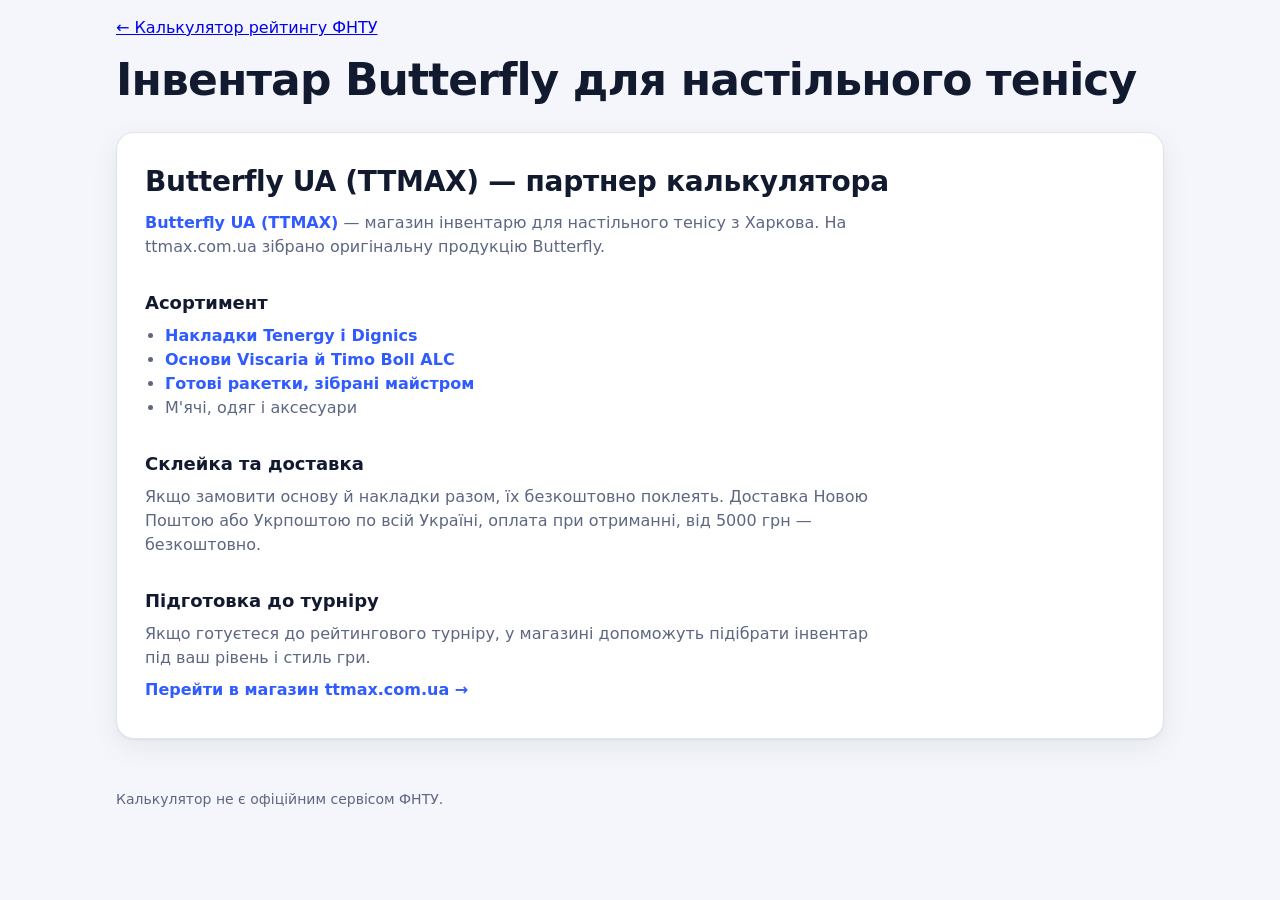
<file: inventar-butterfly/index.html>
<!DOCTYPE html>
<html lang="uk">
<head>
<meta charset="UTF-8">
<meta name="viewport" content="width=device-width, initial-scale=1, viewport-fit=cover">
<title>Інвентар Butterfly для настільного тенісу — Butterfly UA (TTMAX)</title>
<meta name="description" content="Магазин інвентарю для настільного тенісу Butterfly UA (TTMAX) з Харкова: накладки, основи, готові ракетки, м'ячі, одяг і аксесуари Butterfly. Доставка по всій Україні.">
<meta name="robots" content="index, follow">
<link rel="canonical" href="https://fntu-rating.com.ua/inventar-butterfly/">
<link rel="icon" href="/favicon.svg" type="image/svg+xml">
<link rel="stylesheet" href="/style.css">
</head>
<body>
<div class="wrap">
  <header>
    <p><a href="/">← Калькулятор рейтингу ФНТУ</a></p>
    <h1>Інвентар Butterfly для настільного тенісу</h1>
  </header>
  <main>
    <section class="doc partner">
      <div class="card">
        <h2>Butterfly UA (TTMAX) — партнер калькулятора</h2>
        <p><a href="https://ttmax.com.ua/ua">Butterfly UA (TTMAX)</a> — магазин інвентарю для настільного тенісу з Харкова. На ttmax.com.ua зібрано оригінальну продукцію Butterfly.</p>
        <h3>Асортимент</h3>
        <ul>
          <li><a href="https://ttmax.com.ua/ua/nakladki">Накладки Tenergy і Dignics</a></li>
          <li><a href="https://ttmax.com.ua/ua/osnovaniya">Основи Viscaria й Timo Boll ALC</a></li>
          <li><a href="https://ttmax.com.ua/ua/rakety">Готові ракетки, зібрані майстром</a></li>
          <li>М'ячі, одяг і аксесуари</li>
        </ul>
        <h3>Склейка та доставка</h3>
        <p>Якщо замовити основу й накладки разом, їх безкоштовно поклеять. Доставка Новою Поштою або Укрпоштою по всій Україні, оплата при отриманні, від 5000 грн — безкоштовно.</p>
        <h3>Підготовка до турніру</h3>
        <p>Якщо готуєтеся до рейтингового турніру, у магазині допоможуть підібрати інвентар під ваш рівень і стиль гри.</p>
        <p><a href="https://ttmax.com.ua/ua?utm_source=fntu-rating&amp;utm_medium=page&amp;utm_campaign=fntu_partner&amp;utm_content=partner_page" rel="sponsored noopener" target="_blank">Перейти в магазин ttmax.com.ua →</a></p>
      </div>
    </section>
  </main>
  <footer>
    <p>Калькулятор не є офіційним сервісом ФНТУ.</p>
  </footer>
</div>
</body>
</html>
</file>
<file: style.css>
:root {
  --bg: #f4f6fb; --surface: #ffffff; --surface-2: #eef1f8; --text: #121a2f; --muted: #5d6781;
  --line: #dfe4f0; --accent: #2f5bff; --accent-ink: #ffffff; --accent-soft: #e6ecff;
  --pos: #0f9d58; --pos-soft: #def6e9; --neg: #d93a3a; --neg-soft: #fde6e6; --gold: #f5c518;
  --shadow: 0 1px 2px rgba(18,26,47,.05), 0 8px 28px rgba(18,26,47,.07);
  --r: 18px;
}
@media (prefers-color-scheme: dark) {
  :root:not([data-theme="light"]) {
    --bg: #0c111f; --surface: #151c30; --surface-2: #1c2540; --text: #eef1fb; --muted: #97a2c0;
    --line: #26304f; --accent: #6b8bff; --accent-ink: #0c111f; --accent-soft: #1d2a55;
    --pos: #3ddc8a; --pos-soft: #12372a; --neg: #ff6b6b; --neg-soft: #3d1a22;
    --shadow: 0 1px 2px rgba(0,0,0,.4), 0 10px 30px rgba(0,0,0,.35);
  }
}
* { box-sizing: border-box; }
html { color-scheme: light dark; }
body {
  margin: 0; background: var(--bg); color: var(--text);
  font: 16px/1.5 system-ui, -apple-system, "Segoe UI", Roboto, "Helvetica Neue", Arial, sans-serif;
  -webkit-font-smoothing: antialiased;
}
.wrap { max-width: 1080px; margin: 0 auto; padding: 0 16px; }

.hero { padding: 40px 0 28px; }
.badge {
  display: inline-flex; align-items: center; gap: 8px; font-size: 13px; font-weight: 600; color: var(--muted);
  background: var(--surface); border: 1px solid var(--line); padding: 5px 12px; border-radius: 999px;
}
.badge i { width: 8px; height: 8px; border-radius: 50%; background: linear-gradient(90deg, var(--accent) 50%, var(--gold) 50%); }
h1 { font-size: clamp(28px, 5vw, 44px); line-height: 1.1; margin: 16px 0 10px; letter-spacing: -.02em; }
.lead { color: var(--muted); max-width: 640px; margin: 0; font-size: 17px; }

.layout { display: grid; grid-template-columns: minmax(0, 1fr) 340px; gap: 20px; align-items: start; }
.card { background: var(--surface); border: 1px solid var(--line); border-radius: var(--r); box-shadow: var(--shadow); padding: 22px; }
.card + .card { margin-top: 20px; }
.card h2 { font-size: 18px; margin: 0 0 16px; display: flex; align-items: center; justify-content: space-between; gap: 12px; }
.hint { color: var(--muted); font-size: 13px; font-weight: 400; }

.fields { display: grid; grid-template-columns: repeat(3, 1fr); gap: 14px; }
.field { display: block; }
.field > span { display: block; font-size: 13px; font-weight: 600; color: var(--muted); margin-bottom: 6px; }
.field.is-disabled { opacity: .5; }
input[type=text], input[type=number] {
  width: 100%; font: inherit; color: var(--text); background: var(--surface-2); border: 1.5px solid transparent;
  border-radius: 12px; padding: 11px 13px; outline: none; transition: border-color .15s, background .15s;
}
input:focus { border-color: var(--accent); background: var(--surface); }
input:disabled { cursor: not-allowed; }
.stepper { display: flex; gap: 6px; }
.stepper button { flex: none; width: 42px; }

button { font: inherit; cursor: pointer; }
.btn {
  border: 0; border-radius: 12px; padding: 11px 16px; font-weight: 600; background: var(--surface-2); color: var(--text);
  transition: transform .1s, background .15s;
}
.btn:hover { background: var(--accent-soft); }
.btn:active { transform: scale(.97); }
.btn.primary { background: var(--accent); color: var(--accent-ink); }
.btn.primary:hover { filter: brightness(1.08); background: var(--accent); }
.btn.ghost { background: transparent; color: var(--muted); padding: 6px 10px; font-size: 14px; }
.btn:focus-visible, input:focus-visible, .seg label:focus-within { outline: 2px solid var(--accent); outline-offset: 2px; }

.note { margin-top: 16px; padding: 12px 14px; border-radius: 12px; background: var(--accent-soft); font-size: 14px; }
.note b { font-variant-numeric: tabular-nums; }
.check { display: flex; align-items: flex-start; gap: 10px; margin-top: 12px; font-size: 14px; cursor: pointer; }
.check input { margin-top: 3px; accent-color: var(--accent); width: 18px; height: 18px; }

.matches { display: grid; gap: 10px; }
.match {
  display: grid; grid-template-columns: 28px minmax(0, 1fr) 92px auto 44px 40px; gap: 10px; align-items: center;
  padding: 10px; border: 1px solid var(--line); border-radius: 14px; background: var(--bg);
}
.num { font-size: 13px; font-weight: 700; color: var(--muted); text-align: center; }
.seg { display: inline-flex; background: var(--surface-2); border-radius: 12px; padding: 3px; }
.seg label { position: relative; cursor: pointer; }
.seg input { position: absolute; opacity: 0; inset: 0; }
.seg span { display: block; padding: 8px 14px; border-radius: 9px; font-size: 14px; font-weight: 600; color: var(--muted); transition: all .15s; white-space: nowrap; }
.seg input[value=win]:checked + span { background: var(--pos); color: #fff; }
.seg input[value=lose]:checked + span { background: var(--neg); color: #fff; }
.contrib {
  text-align: center; font-weight: 700; font-size: 14px; font-variant-numeric: tabular-nums; padding: 6px 0; border-radius: 10px;
  background: var(--surface-2); color: var(--muted);
}
.contrib[data-sign=pos] { background: var(--pos-soft); color: var(--pos); }
.contrib[data-sign=neg] { background: var(--neg-soft); color: var(--neg); }
.icon { border: 0; background: transparent; color: var(--muted); border-radius: 10px; height: 40px; font-size: 18px; }
.icon:hover { background: var(--neg-soft); color: var(--neg); }
.actions { display: flex; gap: 10px; margin-top: 14px; flex-wrap: wrap; }

.result { position: sticky; top: 16px; }
.result .big { font-size: 64px; line-height: 1; font-weight: 800; letter-spacing: -.03em; font-variant-numeric: tabular-nums; margin: 6px 0 4px; }
.label { font-size: 13px; font-weight: 600; color: var(--muted); }
.stats { display: grid; grid-template-columns: 1fr 1fr; gap: 10px; margin-top: 18px; }
.stat { background: var(--surface-2); border-radius: 14px; padding: 12px 14px; }
.stat b { display: block; font-size: 22px; font-variant-numeric: tabular-nums; }
[data-sign=pos] { color: var(--pos); } [data-sign=neg] { color: var(--neg); }
.warn { margin-top: 14px; padding: 10px 12px; border-radius: 12px; background: var(--neg-soft); color: var(--neg); font-size: 14px; }

.doc { margin-top: 28px; }
.doc .card { padding: 28px; }
.doc h2 { font-size: clamp(22px, 3.5vw, 28px); margin: 0 0 6px; letter-spacing: -.01em; display: block; }
.doc h3 { font-size: 18px; margin: 30px 0 8px; }
.doc p, .doc li { color: var(--muted); max-width: 72ch; }
.doc p { margin: 8px 0; } .doc ul { padding-left: 20px; margin: 8px 0; }
.doc strong, .doc b { color: var(--text); }
.formula {
  margin: 12px 0; padding: 14px 18px; border-radius: 14px; background: var(--surface-2); border-left: 4px solid var(--accent);
  font: 500 17px/1.7 "Cambria Math", "STIX Two Math", Georgia, serif; color: var(--text); overflow-x: auto; white-space: nowrap;
}
.formula small { display: block; font: 13px/1.4 system-ui, sans-serif; color: var(--muted); margin-top: 4px; white-space: normal; }
.tbl-wrap { overflow-x: auto; margin: 10px 0; border: 1px solid var(--line); border-radius: 14px; }
table { border-collapse: collapse; width: 100%; font-size: 15px; min-width: 420px; }
th, td { text-align: left; padding: 10px 14px; border-bottom: 1px solid var(--line); }
th { background: var(--surface-2); font-size: 13px; color: var(--muted); }
tr:last-child td { border-bottom: 0; }
td:last-child { font-weight: 700; font-variant-numeric: tabular-nums; }
.example { background: var(--accent-soft); border-radius: 14px; padding: 16px 18px; margin: 12px 0; }
.example p, .example li { color: var(--text); }
.faq details { border-top: 1px solid var(--line); padding: 14px 0; }
.faq details:last-child { border-bottom: 1px solid var(--line); }
.faq summary { cursor: pointer; font-weight: 600; font-size: 16px; list-style: none; display: flex; justify-content: space-between; gap: 12px; min-height: 28px; }
.faq summary::-webkit-details-marker { display: none; }
.faq summary::after { content: "+"; color: var(--accent); font-size: 22px; line-height: 1; }
.faq details[open] summary::after { content: "−"; }
.faq details p { margin: 10px 0 0; }
.hero-link { display: inline-block; margin-top: 14px; color: var(--accent); font-weight: 600; text-decoration: none; }
.hero-link:hover { text-decoration: underline; }

/* Нижня панель результату на телефонах */
.bar {
  display: none; position: fixed; left: 0; right: 0; bottom: 0; z-index: 20; align-items: center; gap: 14px;
  padding: 10px 16px calc(10px + env(safe-area-inset-bottom)); background: var(--surface); border-top: 1px solid var(--line);
  box-shadow: 0 -8px 24px rgba(18,26,47,.12); transform: translateY(0); transition: transform .2s;
}
.bar.is-hidden { transform: translateY(110%); }
.bar .b-main { flex: 1; min-width: 0; }
.bar .b-main small { display: block; font-size: 12px; font-weight: 600; color: var(--muted); }
.bar .b-main b { font-size: 28px; line-height: 1.1; font-variant-numeric: tabular-nums; }
.bar .b-delta { font-weight: 800; font-size: 18px; font-variant-numeric: tabular-nums; }
.bar .btn { min-height: 44px; }
footer { color: var(--muted); font-size: 14px; padding: 36px 0 48px; }
footer a { color: var(--accent); }
[hidden] { display: none !important; }

@media (max-width: 860px) {
  .layout { grid-template-columns: 1fr; }
  .result { position: static; }
  .bar { display: flex; }
  body { padding-bottom: 84px; }
}
@media (max-width: 640px) {
  .hero { padding: 24px 0 16px; }
  .card { padding: 16px; }
  .doc .card { padding: 18px; }
  .fields { grid-template-columns: 1fr 1fr; gap: 10px; }
  .fields .field:first-child { grid-column: 1 / -1; }
  input[type=text], input[type=number] { min-height: 48px; font-size: 16px; }
  .match {
    grid-template-columns: 24px 84px minmax(0, 1fr) 48px;
    grid-template-areas: "n name name del" "n rate seg c";
    gap: 8px; padding: 10px 8px;
  }
  .match .num { grid-area: n; } .match .name { grid-area: name; } .match .rate { grid-area: rate; }
  .match .seg { grid-area: seg; display: flex; } .match .seg label { flex: 1; }
  .match .seg span { text-align: center; padding: 12px 2px; font-size: 13px; }
  .match { grid-template-columns: 22px 80px minmax(0, 1fr) 44px; }
  .match .contrib { grid-area: c; padding: 12px 0; }
  .match .delete { grid-area: del; height: 48px; width: 48px; }
  .actions .btn { min-height: 48px; }
  .actions .primary { flex: 1; }
  .result .big { font-size: 52px; }
  .formula { font-size: 15px; padding: 12px 14px; }
}
@media (hover: none) { .link:hover, .btn:hover { transform: none; } }

.keys { display: flex; flex-wrap: wrap; gap: 6px 14px; margin: -4px 0 14px; font-size: 13px; color: var(--muted); }
.keys span { display: inline-flex; align-items: center; gap: 5px; }
kbd {
  font: 600 12px/1 system-ui, sans-serif; color: var(--text); background: var(--surface-2); border: 1px solid var(--line);
  border-bottom-width: 2px; border-radius: 6px; padding: 3px 6px; min-width: 22px; text-align: center;
}
@media (hover: none) { .keys { display: none; } }
input::placeholder { color: var(--muted); opacity: .55; }

/* Пошук гравців і швидкий ввід */
.search-me { margin-bottom: 16px; }
.meta { margin: 8px 0 0; font-size: 13px; color: var(--muted); }
.meta b { color: var(--text); }
.bulk { margin-bottom: 16px; }
.bulk-row { display: flex; gap: 8px; }
.bulk-row input { flex: 1; min-width: 0; }
.bulk-row .btn { flex: none; }
.bulk .hint { margin: 8px 0 0; }
.chips { display: flex; flex-wrap: wrap; gap: 6px; margin-top: 8px; }
.chips:empty { display: none; }
.chip { font-size: 13px; font-weight: 600; padding: 4px 10px; border-radius: 999px; background: var(--surface-2); color: var(--muted); font-variant-numeric: tabular-nums; }
.chip.win { background: var(--pos-soft); color: var(--pos); }
.chip.lose { background: var(--neg-soft); color: var(--neg); }
.chip.err { background: var(--neg-soft); color: var(--neg); outline: 1px dashed var(--neg); }
.chip.warn { outline: 1px dashed var(--muted); }
.src { margin: 14px 0 0; font-size: 12px; color: var(--muted); }
.dd {
  position: fixed; z-index: 60; background: var(--surface); border: 1px solid var(--line); border-radius: 14px;
  box-shadow: 0 12px 40px rgba(18,26,47,.22); overflow: hidden; max-height: min(340px, 55vh); overflow-y: auto;
}
.dd-item { display: grid; grid-template-columns: minmax(0, 1fr) auto; gap: 2px 12px; padding: 10px 14px; cursor: pointer; align-items: center; }
.dd-item[aria-selected=true], .dd-item:hover { background: var(--accent-soft); }
.dd-item b { font-weight: 600; overflow: hidden; text-overflow: ellipsis; white-space: nowrap; }
.dd-item small { grid-column: 1; color: var(--muted); font-size: 12px; overflow: hidden; text-overflow: ellipsis; white-space: nowrap; }
.dd-item .r { grid-row: 1 / span 2; grid-column: 2; text-align: right; font-weight: 800; font-size: 17px; font-variant-numeric: tabular-nums; }
.dd-item .r i { display: block; font-style: normal; font-weight: 500; font-size: 11px; color: var(--muted); }
.dd-empty { padding: 12px 14px; color: var(--muted); font-size: 14px; }
@media (max-width: 640px) { .bulk-row .btn { min-height: 48px; } .dd-item { padding: 12px 14px; } }

/* Банер Butterfly UA (TTMAX) */
.side { position: sticky; top: 16px; display: grid; gap: 16px; align-content: start; }
.side .result { position: static; }
.ttmax-banner, .ttmax-strip { display: block; border-radius: var(--r); overflow: hidden; border: 1px solid var(--line); box-shadow: var(--shadow); }
.ttmax-banner img, .ttmax-strip img { display: block; width: 100%; height: auto; }
.ttmax-banner--mobile, .ttmax-strip--mobile { display: none; }
.ttmax-strip { margin-top: 28px; }
.ttmax-banner-note { margin: -8px 0 0; font-size: 12px; color: var(--muted); text-align: right; }
@media (max-width: 860px) {
  .side { position: static; }
  .ttmax-banner--desktop, .ttmax-strip--desktop { display: none; }
  .ttmax-banner--mobile, .ttmax-strip--mobile { display: block; width: 100%; max-width: 480px; }
  .ttmax-banner--tall { max-width: 320px; }
  .ttmax-banner-note { text-align: left; }
}

.partner a { color: var(--accent); font-weight: 600; text-decoration: none; }
.partner a:hover { text-decoration: underline; }

/* Перемикач мови */
.hero { position: relative; }
.lang { position: absolute; top: 14px; right: 0; display: inline-flex; gap: 2px; padding: 3px; border: 1px solid var(--line); border-radius: 999px; background: var(--surface); font-size: 13px; font-weight: 700; }
.lang a, .lang span { padding: 4px 12px; border-radius: 999px; text-decoration: none; line-height: 1.2; }
.lang a { color: var(--muted); }
.lang a:hover { color: var(--text); }
.lang span { background: var(--accent); color: var(--accent-ink); }
@media (max-width: 860px) { .lang { top: 10px; } }
</file>
